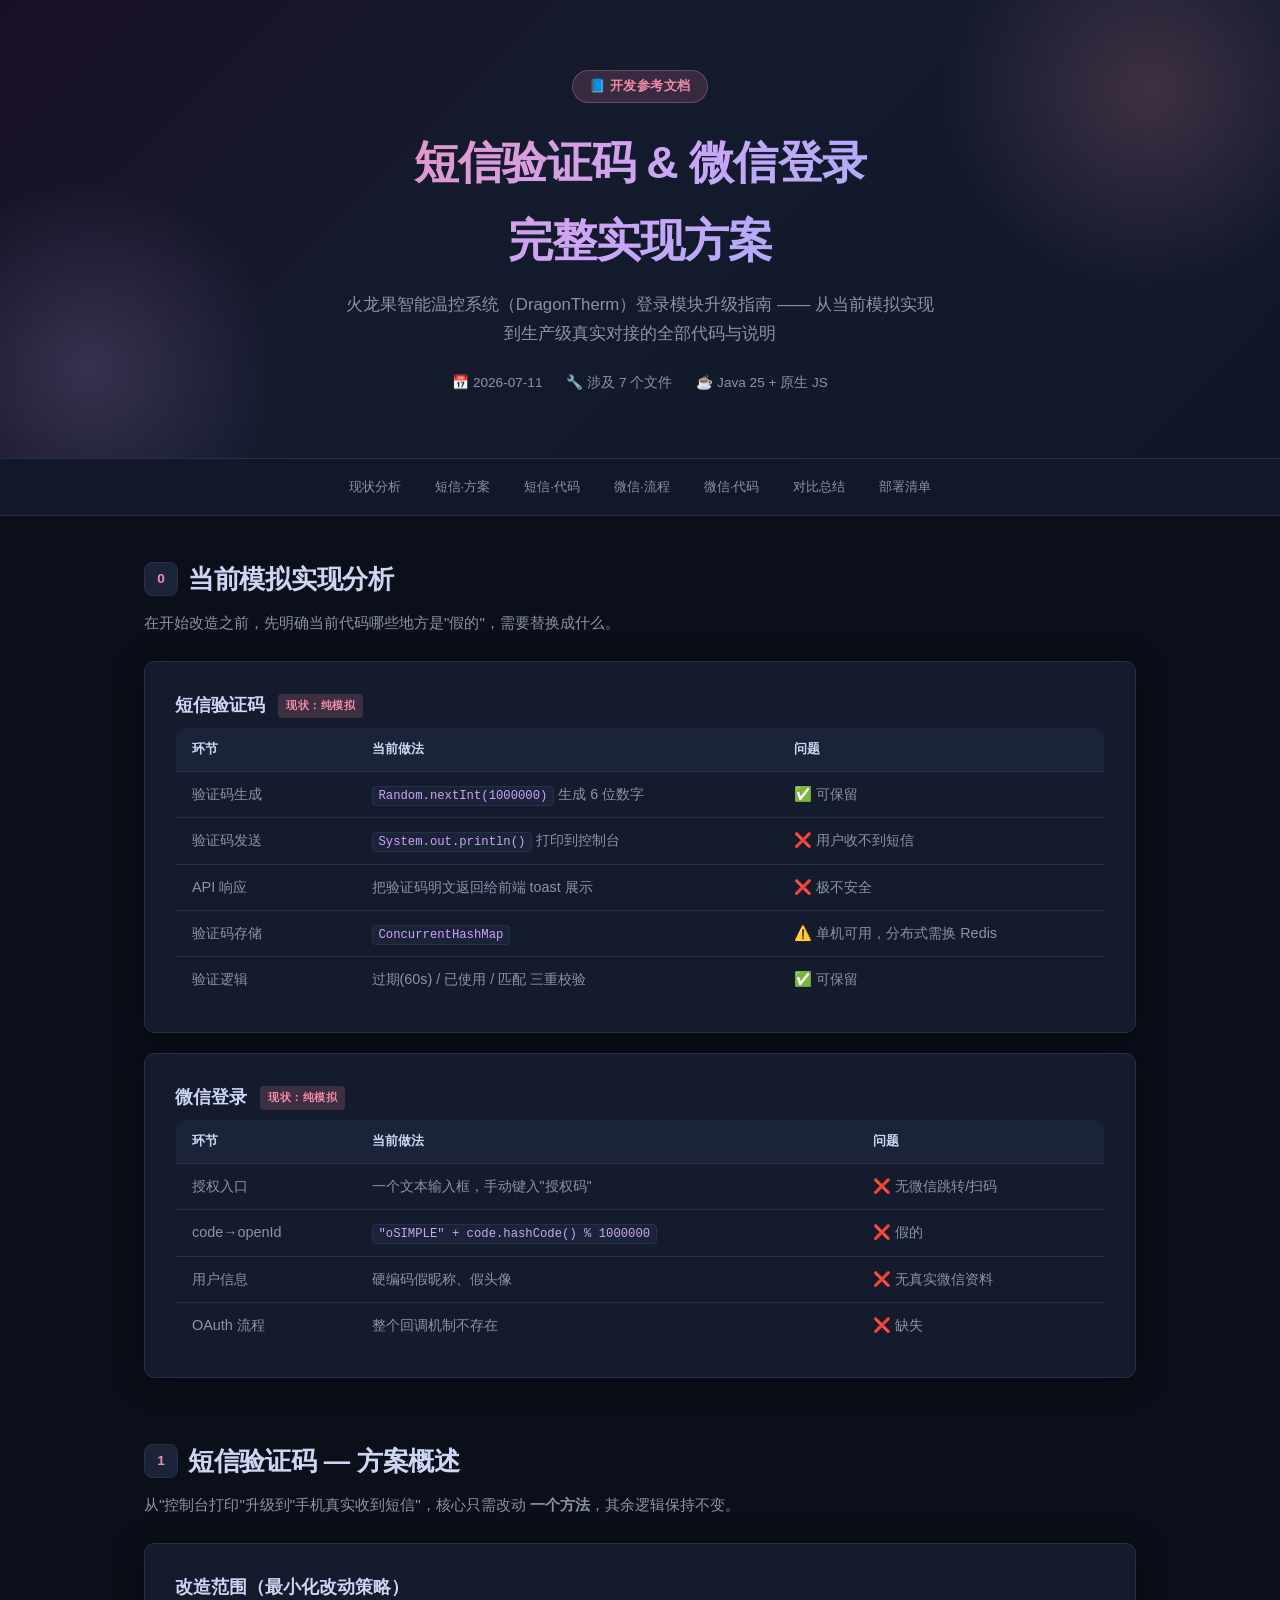
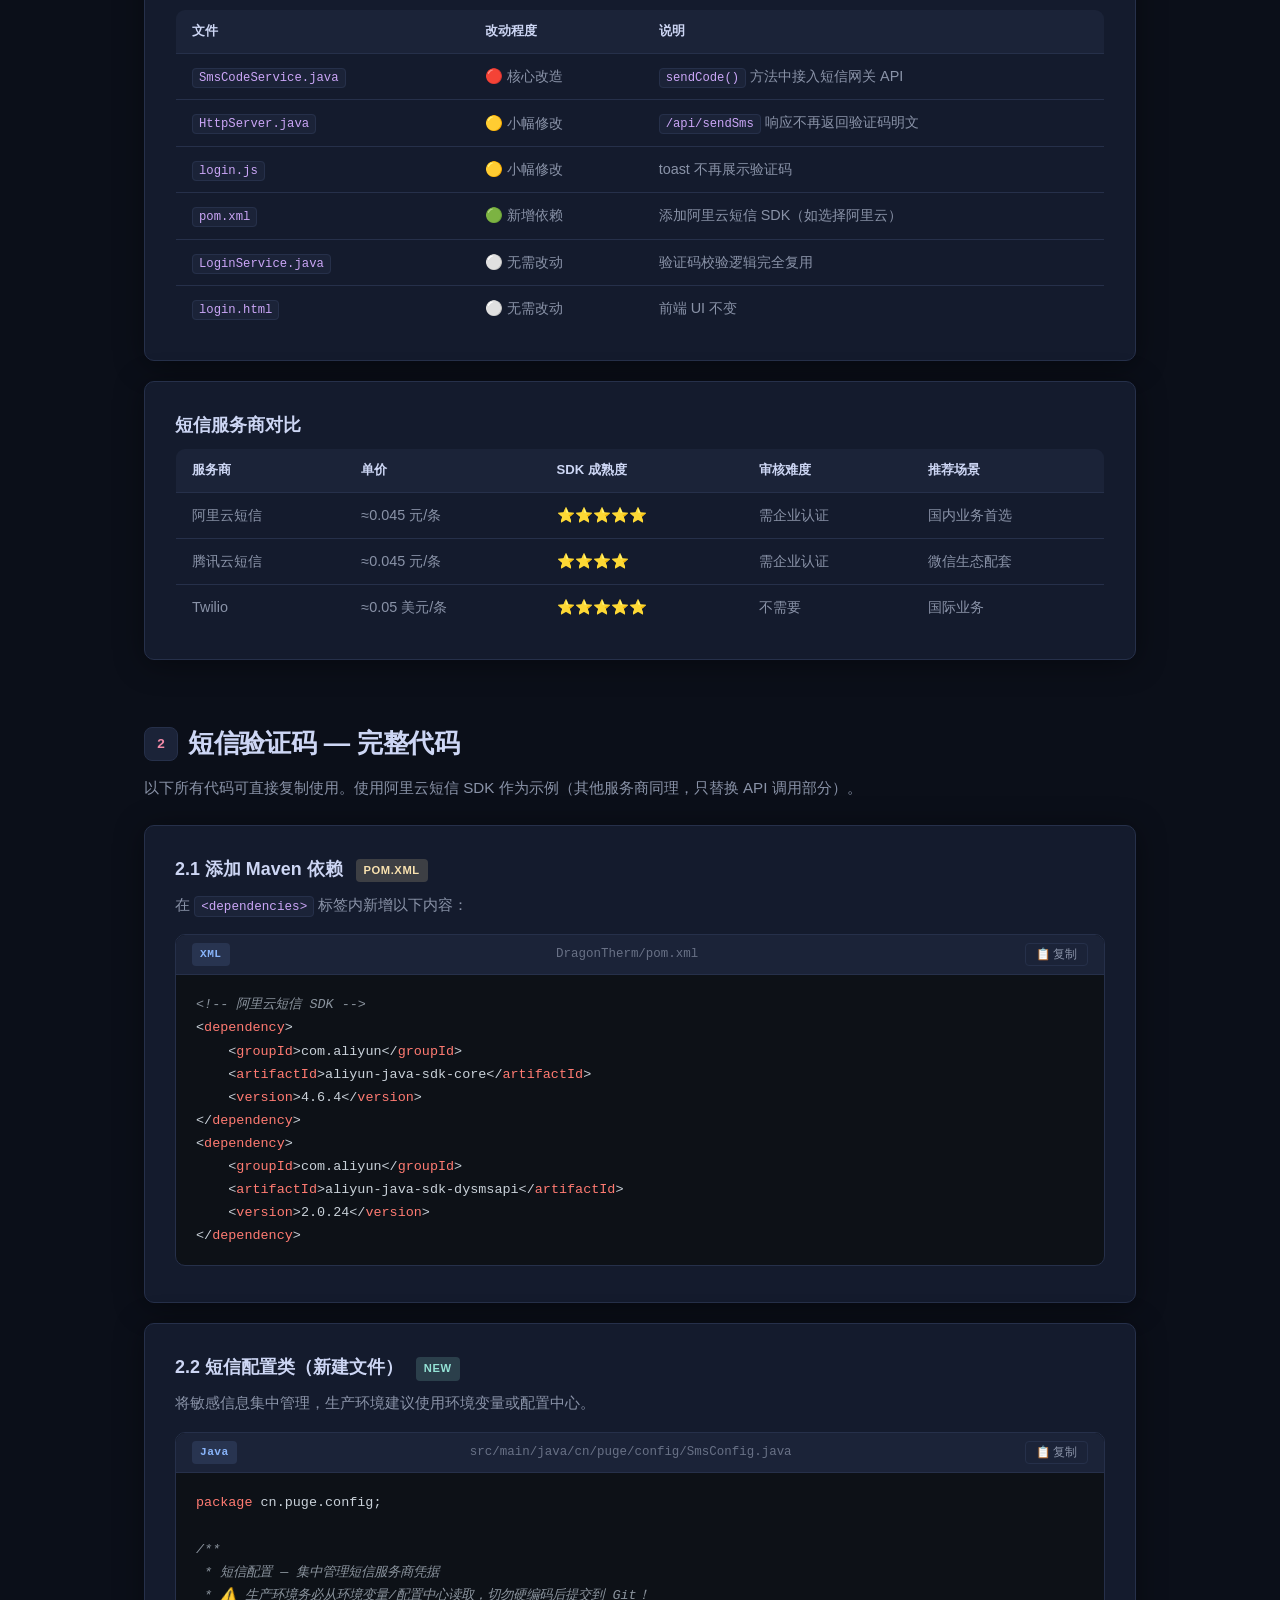
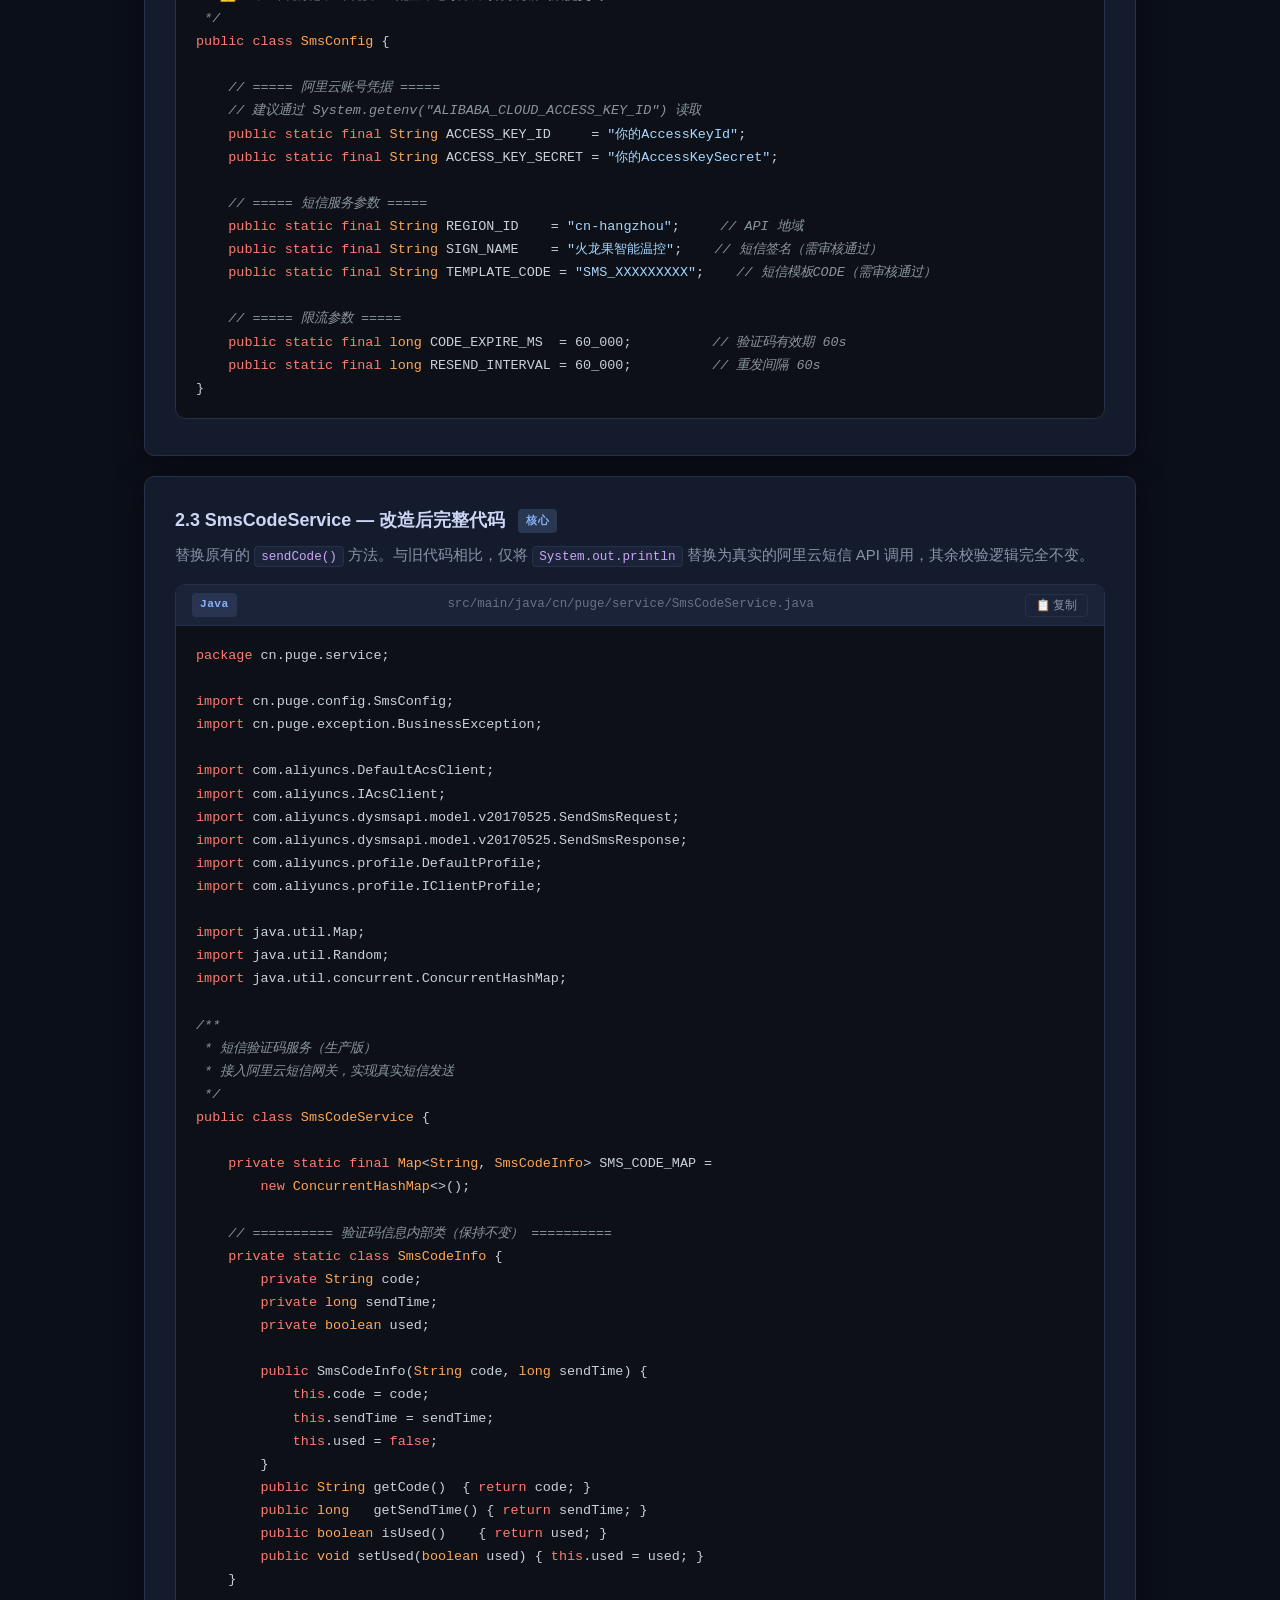
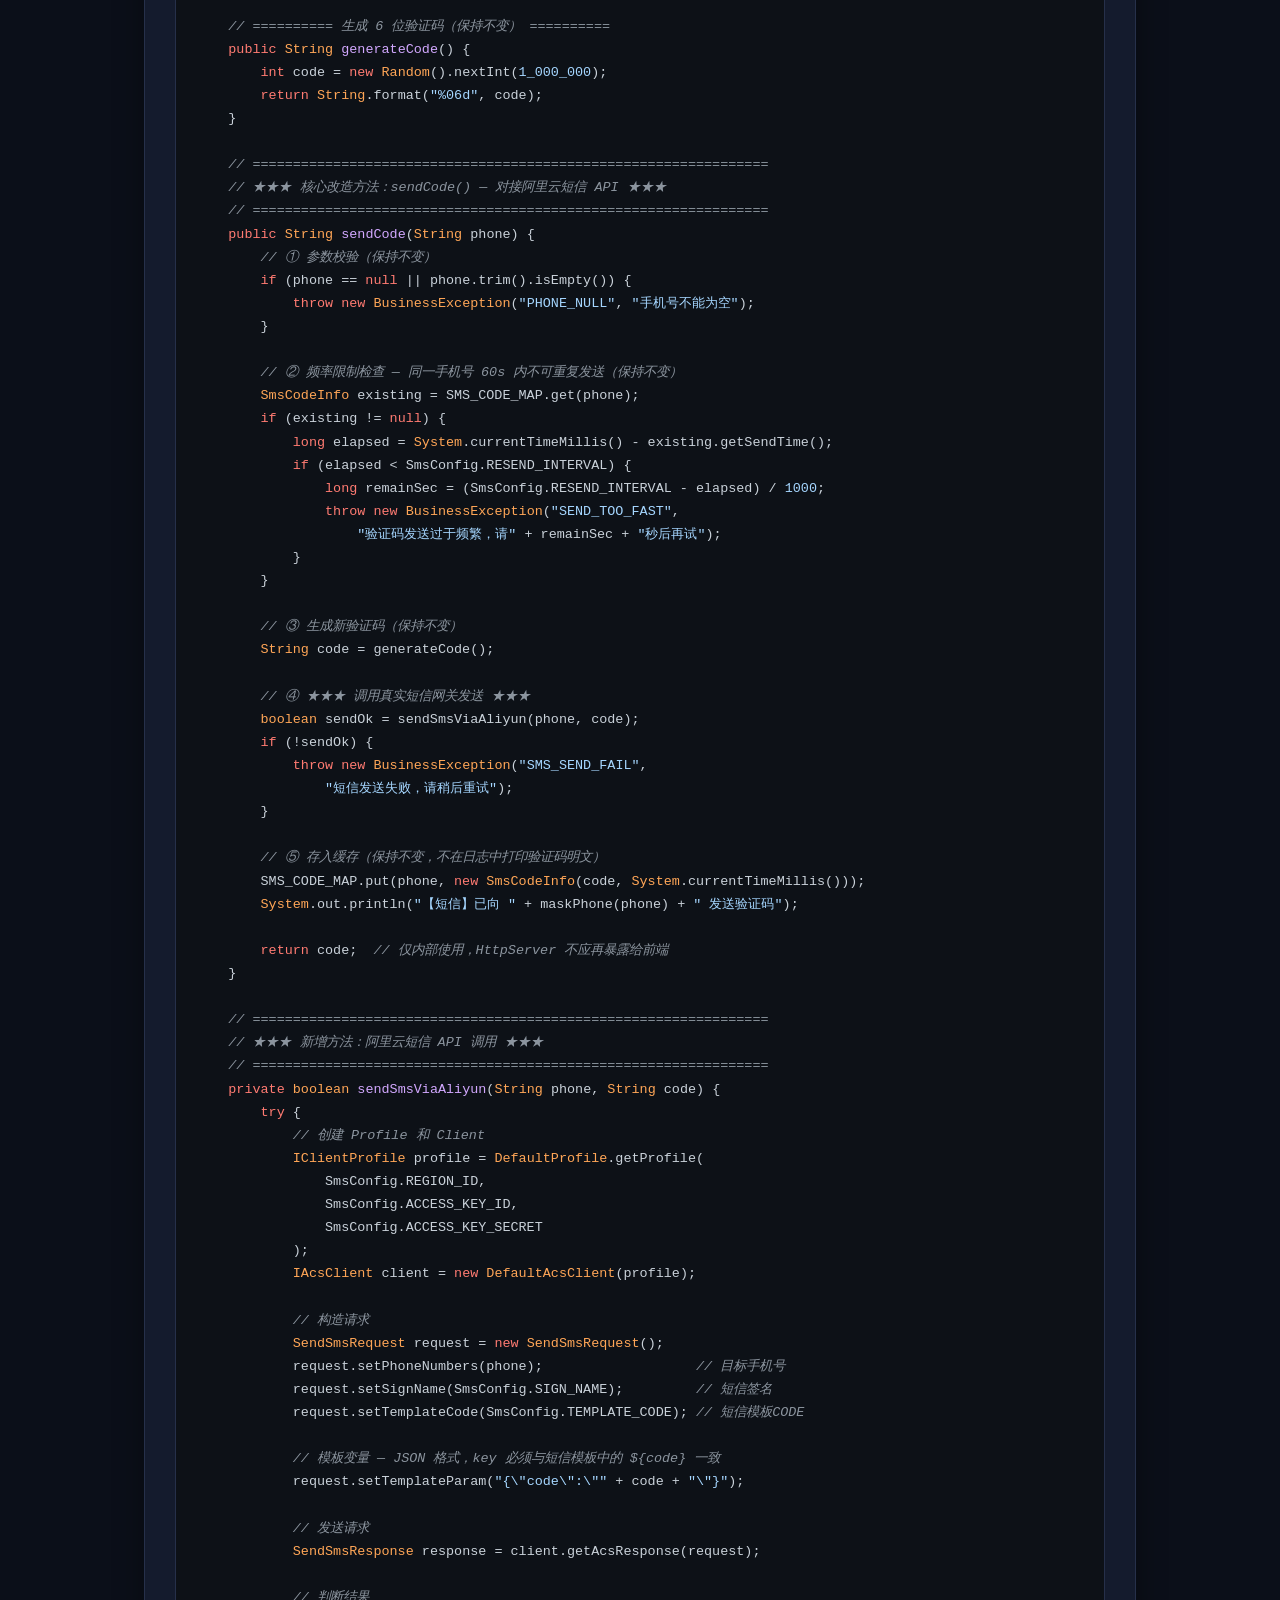
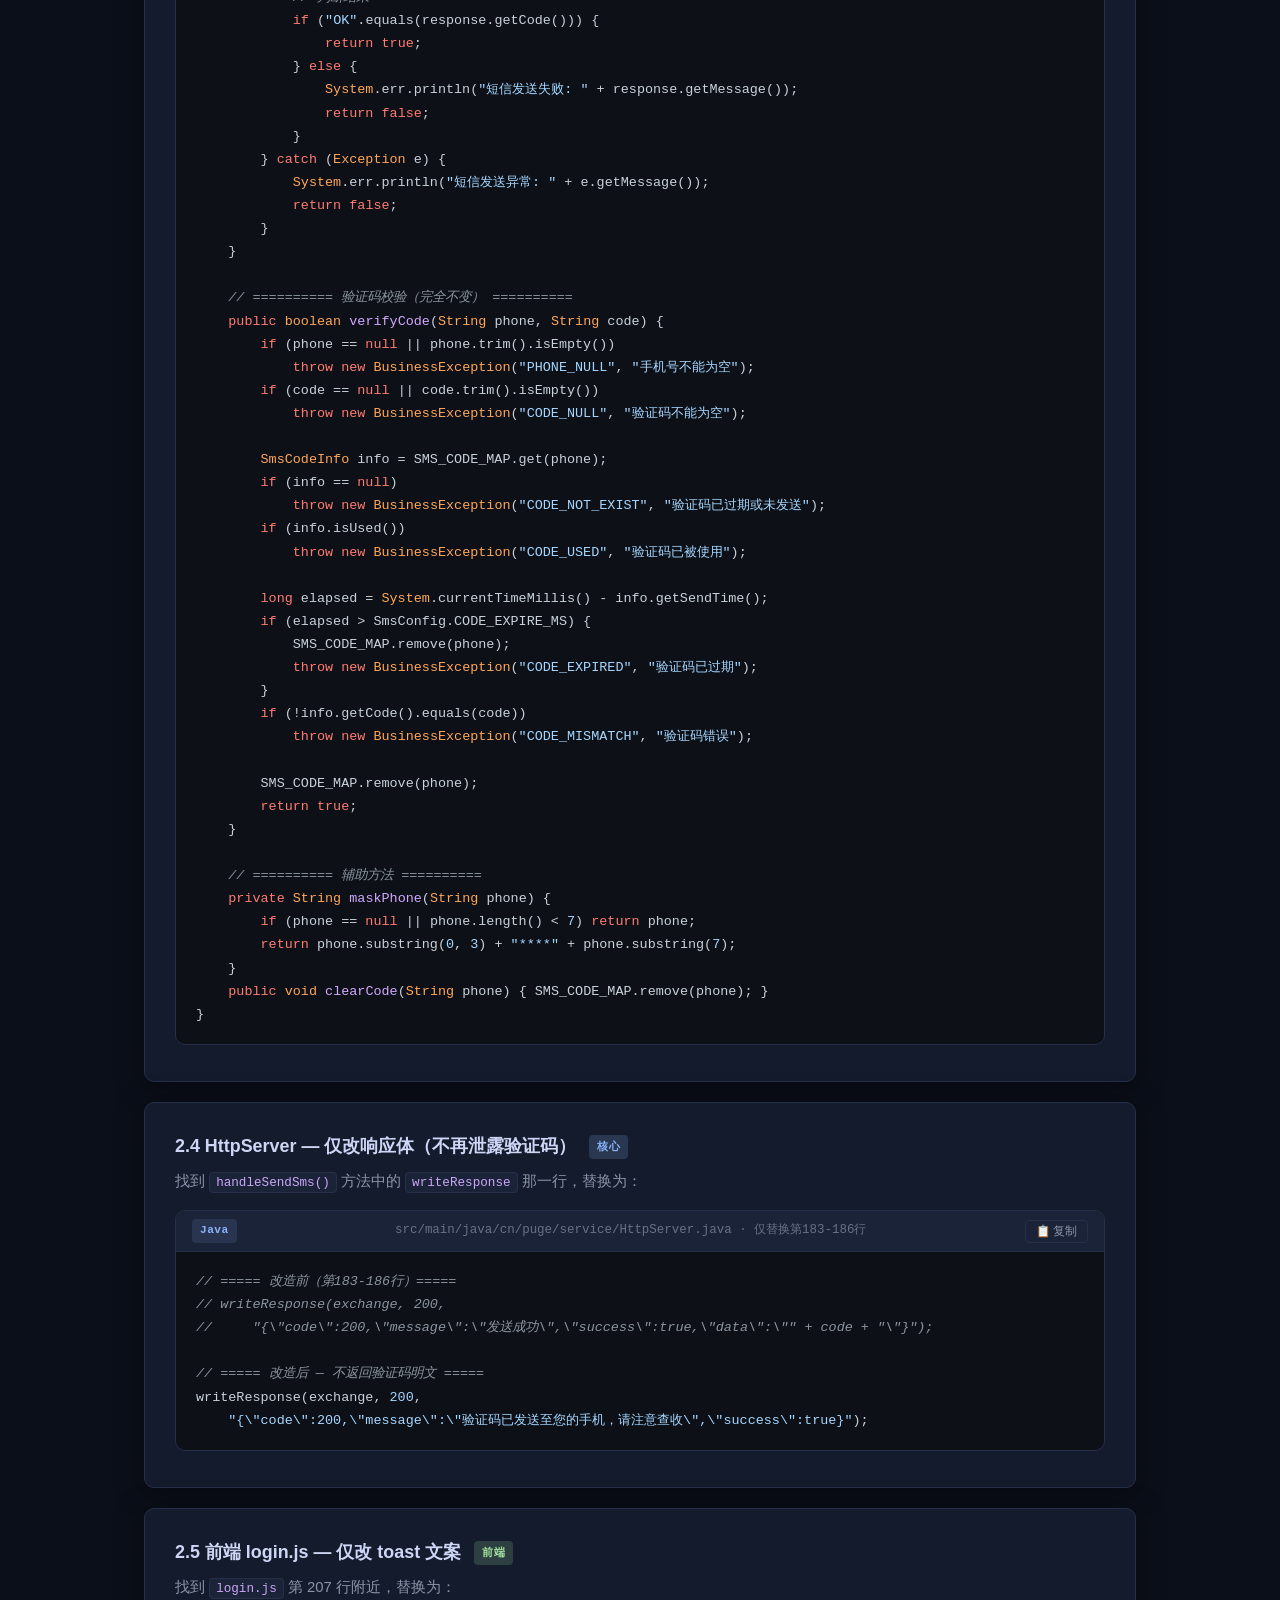
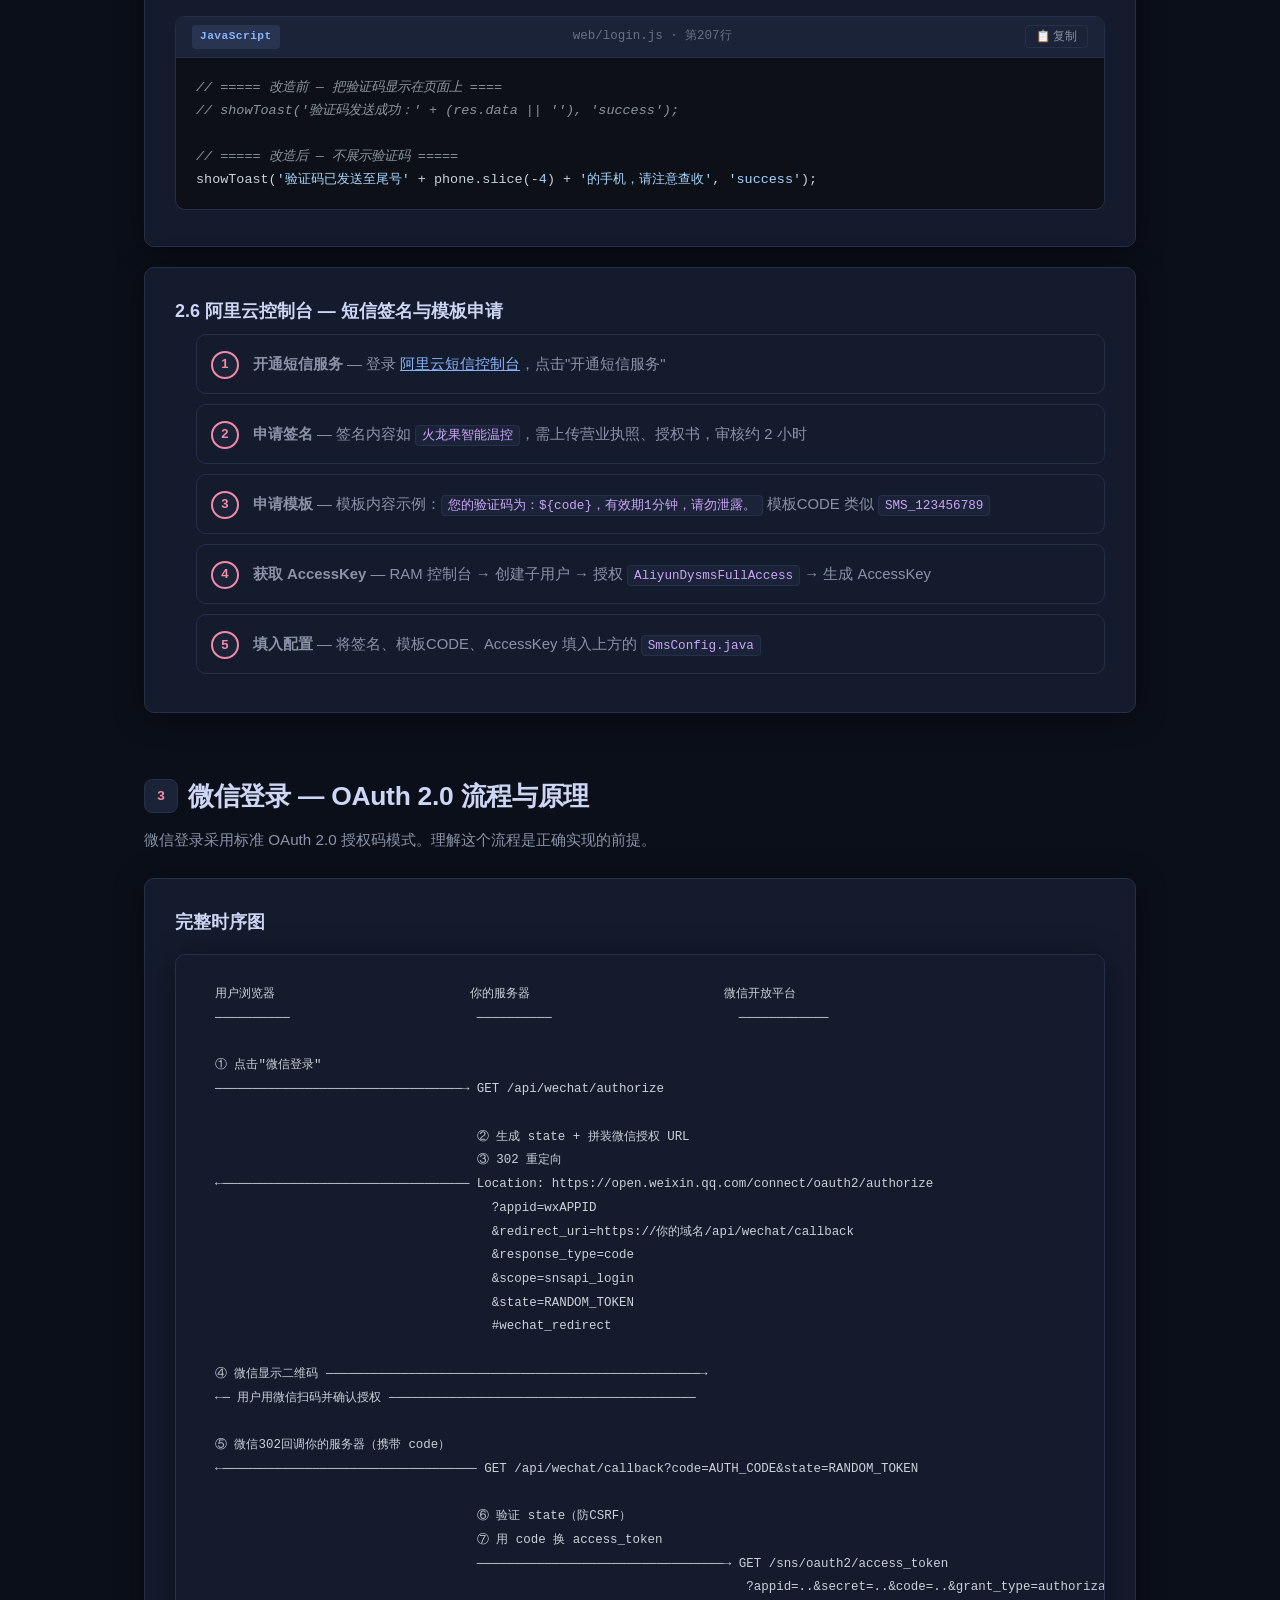
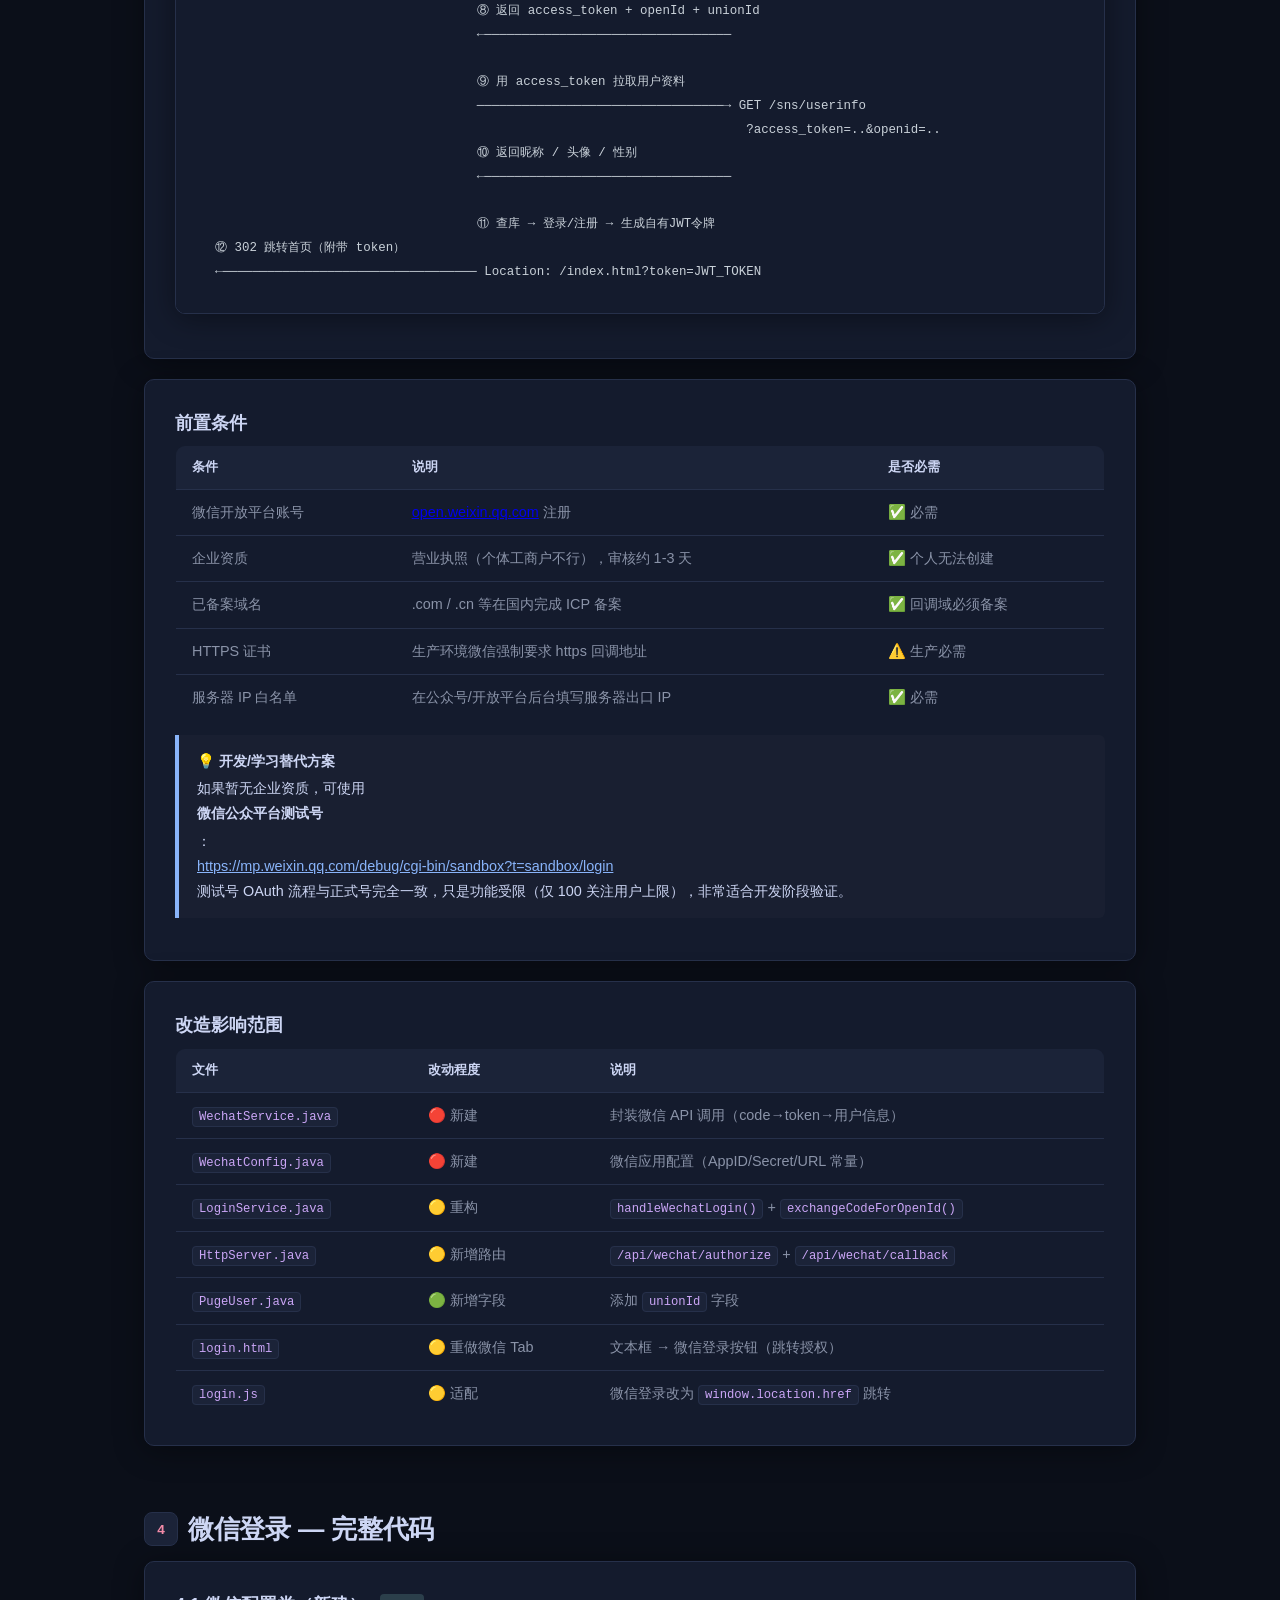
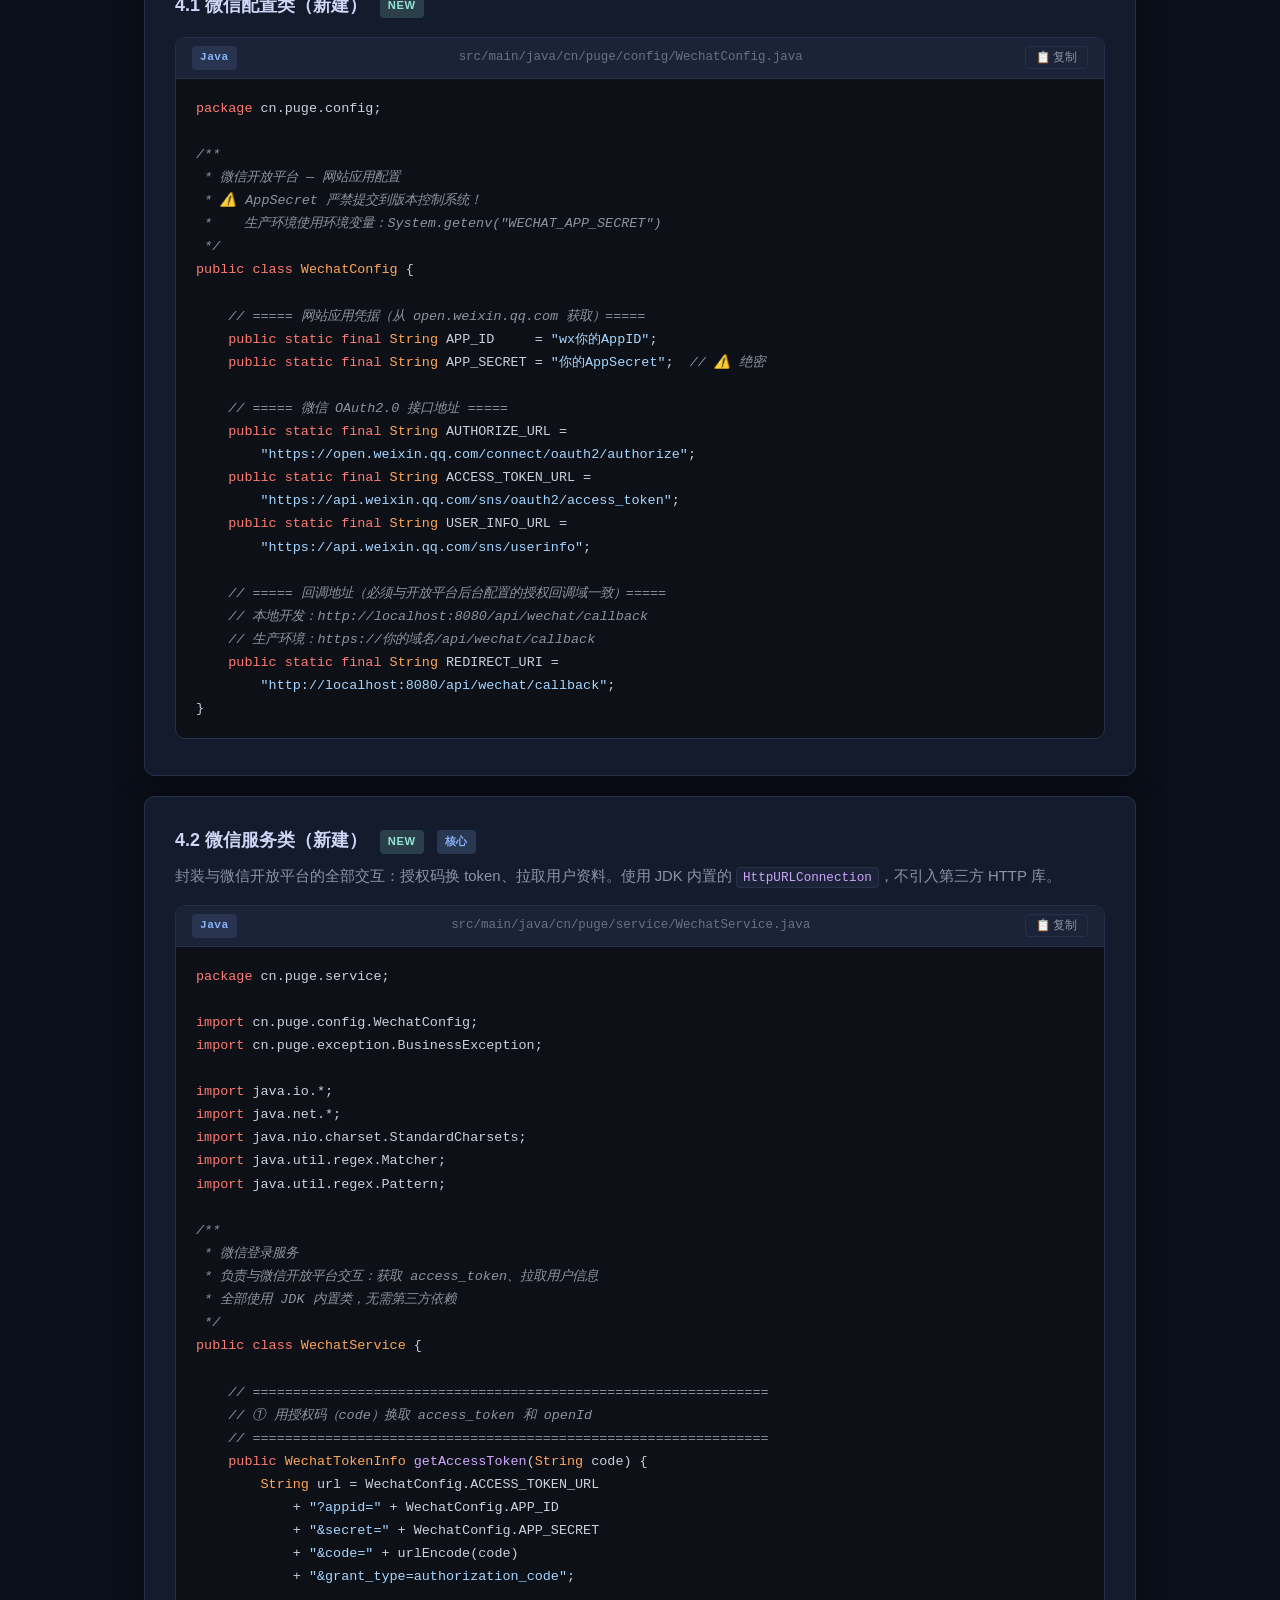
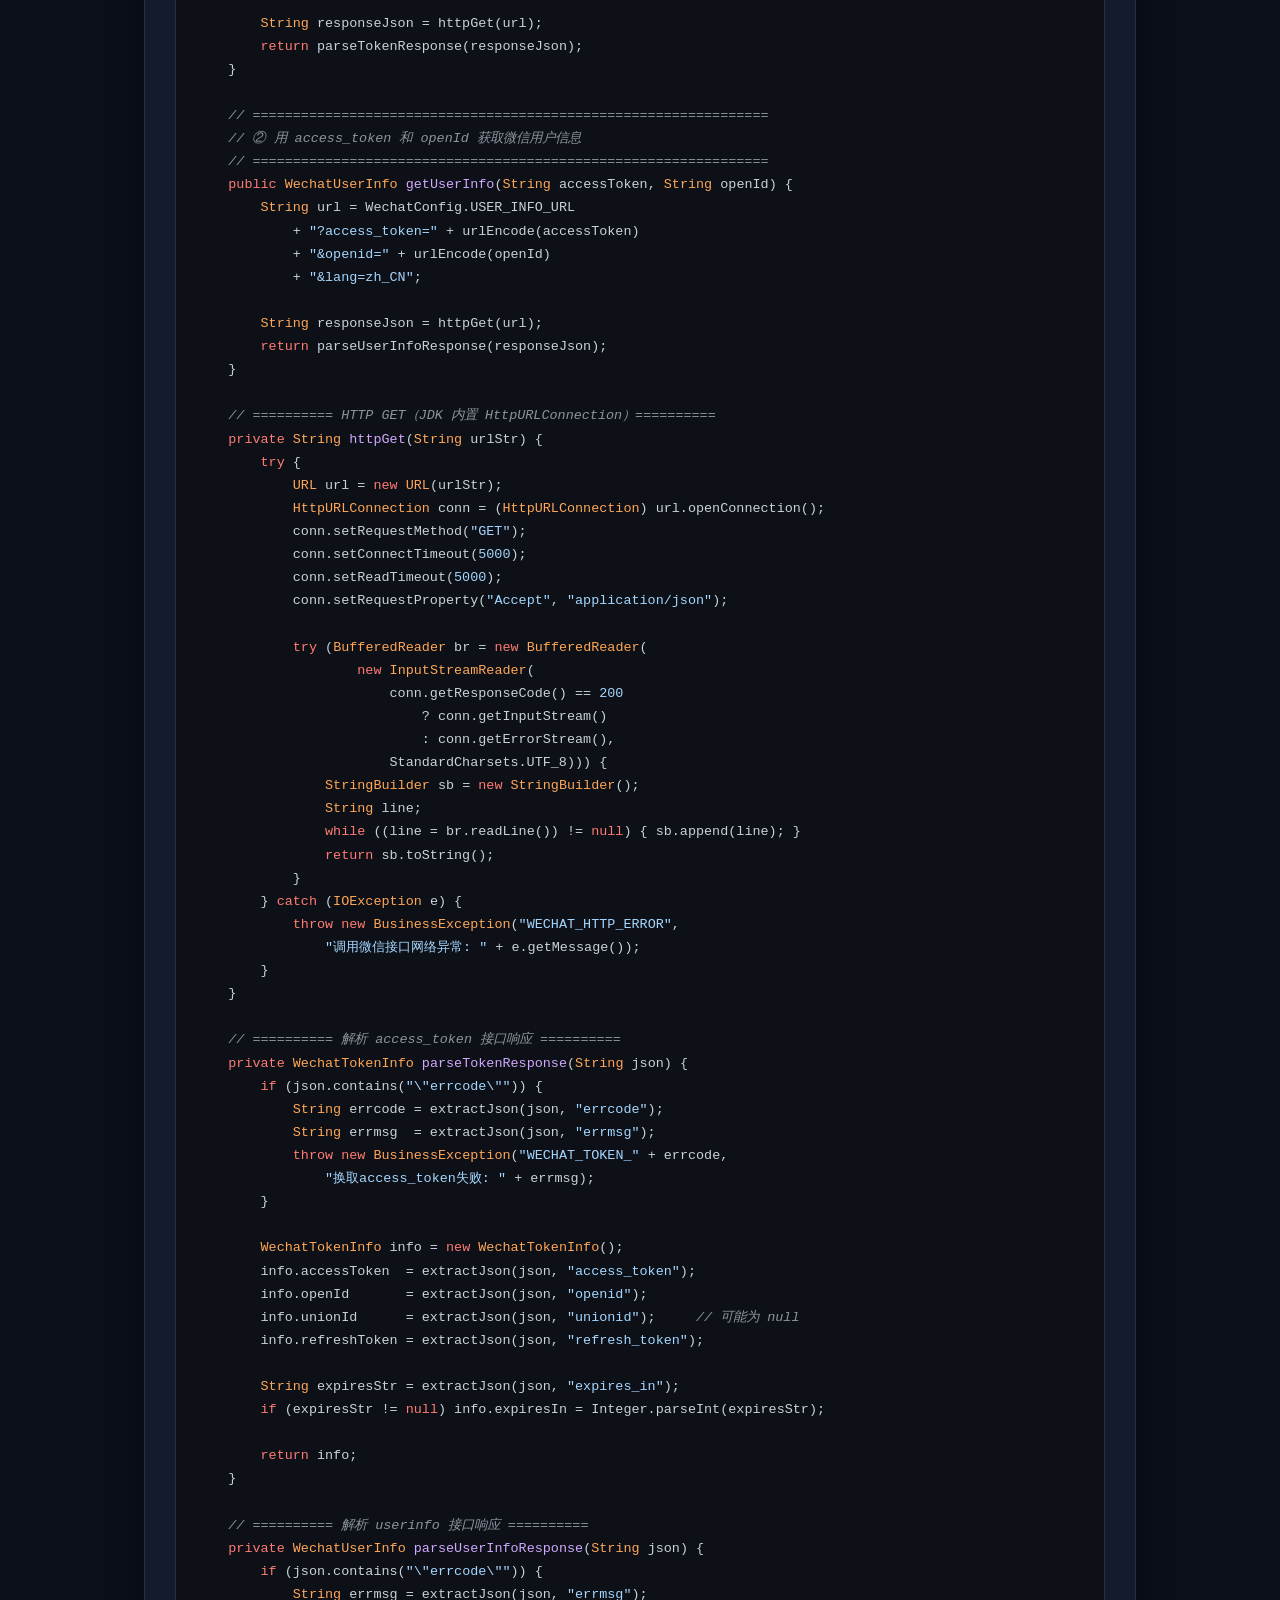
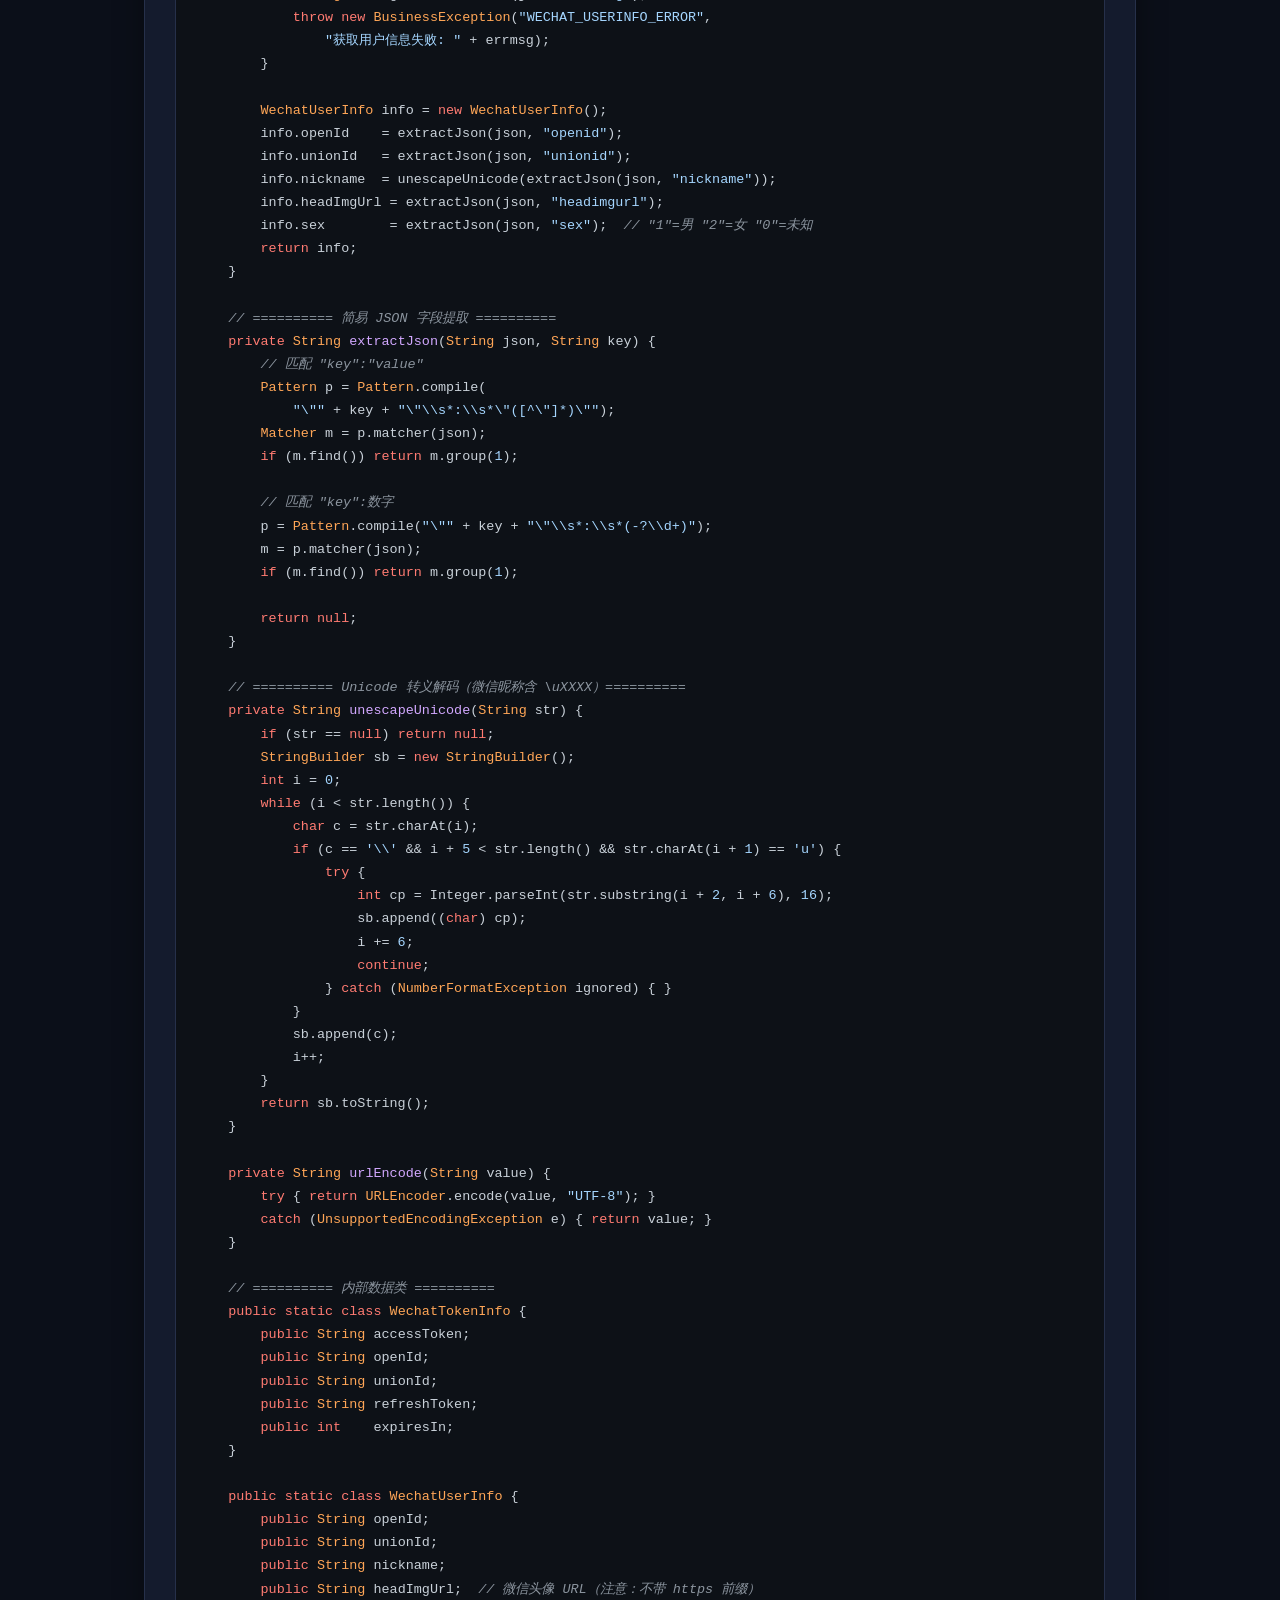
<file: DragonTherm/web/开发参考-短信与微信登录实现方案.html>
<!DOCTYPE html>
<html lang="zh-CN">
<head>
<meta charset="UTF-8">
<meta name="viewport" content="width=device-width, initial-scale=1.0">
<title>火龙果智能温控系统 — 短信验证码 &amp; 微信登录 完整实现方案</title>
<style>
  /* ============================================================
     Base & Reset
     ============================================================ */
  *, *::before, *::after { box-sizing: border-box; margin: 0; padding: 0; }

  :root {
    --bg:           #0b0f19;
    --surface:      #141b2d;
    --surface2:     #1b2338;
    --border:       #26304a;
    --text:         #cdd6f4;
    --text-muted:   #8a93a8;
    --accent:       #f38ba8;
    --accent2:      #cba6f7;
    --green:        #a6e3a1;
    --blue:         #89b4fa;
    --yellow:       #f9e2af;
    --orange:       #fab387;
    --red:          #f38ba8;
    --teal:         #94e2d5;
    --radius:       10px;
    --radius-sm:    6px;
    --shadow:       0 4px 30px rgba(0,0,0,.4);
    --font-mono:    'Cascadia Code','Fira Code','JetBrains Mono','Consolas','Courier New',monospace;
    --font-sans:    'Segoe UI','PingFang SC','Microsoft YaHei',sans-serif;
  }

  html { scroll-behavior: smooth; }
  body {
    background: var(--bg);
    color: var(--text);
    font-family: var(--font-sans);
    line-height: 1.75;
    -webkit-font-smoothing: antialiased;
  }

  /* ============================================================
     Hero / Header
     ============================================================ */
  .hero {
    position: relative;
    overflow: hidden;
    background: linear-gradient(135deg, #1a1025 0%, #141b2d 40%, #0f1729 100%);
    border-bottom: 1px solid var(--border);
    padding: 70px 24px 64px;
    text-align: center;
  }
  .hero::before {
    content: '';
    position: absolute;
    top: -120px; right: -80px;
    width: 420px; height: 420px;
    background: radial-gradient(circle, rgba(243,139,168,.20) 0%, transparent 70%);
    border-radius: 50%;
    pointer-events: none;
  }
  .hero::after {
    content: '';
    position: absolute;
    bottom: -100px; left: -100px;
    width: 380px; height: 380px;
    background: radial-gradient(circle, rgba(203,166,247,.18) 0%, transparent 70%);
    border-radius: 50%;
    pointer-events: none;
  }
  .hero-content { position: relative; z-index: 1; max-width: 820px; margin: 0 auto; }
  .hero .badge {
    display: inline-block;
    background: rgba(243,139,168,.15);
    color: var(--accent);
    border: 1px solid rgba(243,139,168,.3);
    border-radius: 999px;
    padding: 4px 16px;
    font-size: .82rem;
    font-weight: 600;
    letter-spacing: .04em;
    margin-bottom: 20px;
  }
  .hero h1 {
    font-size: clamp(1.8rem, 4.5vw, 2.8rem);
    font-weight: 800;
    letter-spacing: -.02em;
    background: linear-gradient(135deg, #f38ba8, #cba6f7, #89b4fa);
    -webkit-background-clip: text;
    -webkit-text-fill-color: transparent;
    background-clip: text;
    margin-bottom: 10px;
  }
  .hero .subtitle {
    color: var(--text-muted);
    font-size: 1.05rem;
    max-width: 600px;
    margin: 0 auto;
  }
  .hero .meta-row {
    display: flex; gap: 24px; justify-content: center; flex-wrap: wrap;
    margin-top: 22px;
    font-size: .85rem; color: var(--text-muted);
  }
  .hero .meta-row span { display: flex; align-items: center; gap: 5px; }

  /* ============================================================
     Navigation
     ============================================================ */
  .toc-bar {
    position: sticky; top: 0; z-index: 10;
    background: rgba(20,27,45,.88); backdrop-filter: blur(12px);
    border-bottom: 1px solid var(--border);
    padding: 10px 24px;
    display: flex; gap: 6px; flex-wrap: wrap; justify-content: center;
  }
  .toc-bar a {
    color: var(--text-muted);
    text-decoration: none;
    font-size: .84rem;
    padding: 6px 14px;
    border-radius: 999px;
    transition: all .2s;
    white-space: nowrap;
  }
  .toc-bar a:hover,
  .toc-bar a.active { background: var(--surface2); color: var(--text); }

  /* ============================================================
     Main Layout
     ============================================================ */
  .container { max-width: 1040px; margin: 0 auto; padding: 40px 24px 80px; }

  section { margin-bottom: 60px; }

  section h2 {
    font-size: 1.65rem; font-weight: 700; letter-spacing: -.01em;
    margin-bottom: 8px;
    display: flex; align-items: center; gap: 10px;
  }
  section h2 .sec-num {
    display: inline-flex; align-items: center; justify-content: center;
    width: 34px; height: 34px;
    border-radius: 8px;
    font-size: .85rem; font-weight: 700;
    background: var(--surface2); color: var(--accent);
    border: 1px solid var(--border);
  }
  section > p.desc {
    color: var(--text-muted); margin-bottom: 24px;
    font-size: .95rem; max-width: 720px;
  }

  /* ============================================================
     Cards
     ============================================================ */
  .card {
    background: var(--surface);
    border: 1px solid var(--border);
    border-radius: var(--radius);
    padding: 28px 30px;
    margin-bottom: 20px;
    box-shadow: var(--shadow);
  }
  .card h3 {
    font-size: 1.12rem; font-weight: 700; margin-bottom: 6px;
  }
  .card h3 .tag {
    display: inline-block;
    font-size: .7rem; font-weight: 600;
    padding: 2px 8px; border-radius: 4px;
    margin-left: 8px;
    vertical-align: middle;
    text-transform: uppercase; letter-spacing: .05em;
  }
  .tag-core   { background: rgba(137,180,250,.18); color: var(--blue); }
  .tag-fe     { background: rgba(166,227,161,.18); color: var(--green); }
  .tag-config { background: rgba(249,226,175,.18); color: var(--yellow); }
  .tag-new    { background: rgba(148,226,213,.18); color: var(--teal); }
  .tag-warn   { background: rgba(243,139,168,.18); color: var(--red); }

  .card p, .card ul, .card ol { color: var(--text-muted); font-size: .93rem; margin-top: 6px; }
  .card ul, .card ol { padding-left: 1.3rem; }
  .card li { margin-bottom: 3px; }

  /* ============================================================
     Code Blocks — the special "text box" style
     ============================================================ */
  .code-block {
    margin: 16px 0 8px;
    border-radius: var(--radius);
    overflow: hidden;
    border: 1px solid var(--border);
    background: #0d1117;   /* GitHub-dark inspired */
  }
  .code-block .code-header {
    display: flex; align-items: center; justify-content: space-between;
    padding: 8px 16px;
    background: var(--surface2);
    border-bottom: 1px solid var(--border);
    font-size: .78rem; color: var(--text-muted);
    font-family: var(--font-mono);
  }
  .code-block .code-header .lang-tag {
    background: rgba(137,180,250,.12); color: var(--blue);
    padding: 2px 8px; border-radius: 4px; font-size: .7rem;
    font-weight: 600; letter-spacing: .04em;
  }
  .code-block .code-header .file-path { opacity: .7; }
  .code-block .copy-btn {
    background: transparent; border: 1px solid var(--border);
    color: var(--text-muted); cursor: pointer;
    padding: 3px 10px; border-radius: 4px;
    font-size: .72rem; font-family: var(--font-sans);
    transition: all .2s;
  }
  .code-block .copy-btn:hover { background: var(--surface2); color: var(--text); }

  .code-block pre {
    margin: 0;
    padding: 18px 20px;
    overflow-x: auto;
    font-family: var(--font-mono);
    font-size: .84rem;
    line-height: 1.72;
    color: #c9d1d9;
    tab-size: 4;
    white-space: pre;
    /* CRITICAL: preserve all whitespace exactly */
  }
  .code-block pre code {
    font-family: inherit;
    font-size: inherit;
    background: none;
    padding: 0;
    color: inherit;
  }

  /* Syntax highlight tokens */
  .kw  { color: #ff7b72; }  /* keywords */
  .ty  { color: #ffa657; }  /* types / annotations */
  .str { color: #a5d6ff; }  /* strings */
  .cm  { color: #8b949e; font-style: italic; }  /* comments */
  .num { color: #a5d6ff; }  /* numbers */
  .fn  { color: #d2a8ff; }  /* function names / method calls */
  .an  { color: #ffa657; }  /* annotations */
  .pn  { color: #c9d1d9; }  /* punctuation */
  .op  { color: #ff7b72; }  /* operators */

  /* Inline code */
  :not(pre) > code {
    background: var(--surface2);
    color: var(--accent2);
    padding: 2px 6px;
    border-radius: 4px;
    font-family: var(--font-mono);
    font-size: .85em;
    border: 1px solid var(--border);
  }

  /* ============================================================
     Flow Diagram
     ============================================================ */
  .flow-diagram {
    background: var(--surface);
    border: 1px solid var(--border);
    border-radius: var(--radius);
    padding: 28px 24px;
    margin: 16px 0;
    overflow-x: auto;
    font-family: var(--font-mono);
    font-size: .78rem;
    line-height: 1.9;
    white-space: pre;
    color: #c9d1d9;
    box-shadow: var(--shadow);
  }

  /* ============================================================
     Comparison Tables
     ============================================================ */
  .tbl-wrap { overflow-x: auto; margin: 12px 0; }
  table {
    width: 100%; border-collapse: collapse;
    font-size: .9rem;
    border: 1px solid var(--border);
    border-radius: var(--radius);
    overflow: hidden;
  }
  th, td { padding: 10px 16px; text-align: left; border-bottom: 1px solid var(--border); }
  th { background: var(--surface2); font-weight: 700; color: var(--text); font-size: .82rem; }
  td { color: var(--text-muted); }
  tr:last-child td { border-bottom: none; }

  /* ============================================================
     Step Cards
     ============================================================ */
  .step-list { counter-reset: step; list-style: none; padding: 0; }
  .step-list li {
    counter-increment: step;
    position: relative;
    padding: 16px 20px 16px 56px;
    margin-bottom: 10px;
    background: var(--surface);
    border: 1px solid var(--border);
    border-radius: var(--radius);
  }
  .step-list li::before {
    content: counter(step);
    position: absolute; left: 14px; top: 16px;
    width: 28px; height: 28px;
    border-radius: 50%;
    background: var(--surface2);
    border: 2px solid var(--accent);
    color: var(--accent);
    font-weight: 700; font-size: .82rem;
    display: flex; align-items: center; justify-content: center;
  }

  /* ============================================================
     Alerts / Callouts
     ============================================================ */
  .callout {
    border-left: 4px solid;
    border-radius: 0 var(--radius-sm) var(--radius-sm) 0;
    padding: 14px 18px;
    margin: 14px 0;
    background: rgba(255,255,255,.02);
    font-size: .9rem;
  }
  .callout.info   { border-color: var(--blue);  }
  .callout.warn   { border-color: var(--yellow); }
  .callout.danger { border-color: var(--red);   }
  .callout.tip    { border-color: var(--green); }
  .callout strong { display: block; margin-bottom: 2px; }

  /* ============================================================
     Footer
     ============================================================ */
  .site-footer {
    text-align: center; padding: 32px 24px;
    border-top: 1px solid var(--border);
    color: var(--text-muted); font-size: .82rem;
  }

  /* ============================================================
     Responsive
     ============================================================ */
  @media (max-width: 700px) {
    .container { padding: 20px 12px 40px; }
    .card { padding: 18px 16px; }
    .code-block pre { font-size: .72rem; padding: 12px 10px; }
    .toc-bar { gap: 2px; padding: 8px 8px; }
    .toc-bar a { font-size: .75rem; padding: 5px 10px; }
  }
</style>
</head>
<body>

<!-- =============== HERO =============== -->
<header class="hero">
  <div class="hero-content">
    <span class="badge">📘 开发参考文档</span>
    <h1>短信验证码 &amp; 微信登录<br>完整实现方案</h1>
    <p class="subtitle">
      火龙果智能温控系统（DragonTherm）登录模块升级指南 ——
      从当前模拟实现到生产级真实对接的全部代码与说明
    </p>
    <div class="meta-row">
      <span>📅 2026-07-11</span>
      <span>🔧 涉及 7 个文件</span>
      <span>☕ Java 25 + 原生 JS</span>
    </div>
  </div>
</header>

<!-- =============== STICKY TOC =============== -->
<nav class="toc-bar" id="tocBar">
  <a href="#s0">现状分析</a>
  <a href="#s1">短信·方案</a>
  <a href="#s2">短信·代码</a>
  <a href="#s3">微信·流程</a>
  <a href="#s4">微信·代码</a>
  <a href="#s5">对比总结</a>
  <a href="#s6">部署清单</a>
</nav>

<div class="container">

<!-- =============================================================== -->
<!-- SECTION 0: 现状分析 -->
<!-- =============================================================== -->
<section id="s0">
  <h2><span class="sec-num">0</span> 当前模拟实现分析</h2>
  <p class="desc">在开始改造之前，先明确当前代码哪些地方是"假的"，需要替换成什么。</p>

  <div class="card">
    <h3>短信验证码 <span class="tag tag-warn">现状：纯模拟</span></h3>
    <table>
      <tr><th style="width:180px">环节</th><th>当前做法</th><th>问题</th></tr>
      <tr><td>验证码生成</td><td><code>Random.nextInt(1000000)</code> 生成 6 位数字</td><td>✅ 可保留</td></tr>
      <tr><td>验证码发送</td><td><code>System.out.println()</code> 打印到控制台</td><td>❌ 用户收不到短信</td></tr>
      <tr><td>API 响应</td><td>把验证码明文返回给前端 toast 展示</td><td>❌ 极不安全</td></tr>
      <tr><td>验证码存储</td><td><code>ConcurrentHashMap</code></td><td>⚠️ 单机可用，分布式需换 Redis</td></tr>
      <tr><td>验证逻辑</td><td>过期(60s) / 已使用 / 匹配 三重校验</td><td>✅ 可保留</td></tr>
    </table>
  </div>

  <div class="card">
    <h3>微信登录 <span class="tag tag-warn">现状：纯模拟</span></h3>
    <table>
      <tr><th style="width:180px">环节</th><th>当前做法</th><th>问题</th></tr>
      <tr><td>授权入口</td><td>一个文本输入框，手动键入"授权码"</td><td>❌ 无微信跳转/扫码</td></tr>
      <tr><td>code→openId</td><td><code>"oSIMPLE" + code.hashCode() % 1000000</code></td><td>❌ 假的</td></tr>
      <tr><td>用户信息</td><td>硬编码假昵称、假头像</td><td>❌ 无真实微信资料</td></tr>
      <tr><td>OAuth 流程</td><td>整个回调机制不存在</td><td>❌ 缺失</td></tr>
    </table>
  </div>
</section>

<!-- =============================================================== -->
<!-- SECTION 1: 短信 — 方案概述 -->
<!-- =============================================================== -->
<section id="s1">
  <h2><span class="sec-num">1</span> 短信验证码 — 方案概述</h2>
  <p class="desc">从"控制台打印"升级到"手机真实收到短信"，核心只需改动 <strong>一个方法</strong>，其余逻辑保持不变。</p>

  <div class="card">
    <h3>改造范围（最小化改动策略）</h3>
    <table>
      <tr><th>文件</th><th>改动程度</th><th>说明</th></tr>
      <tr><td><code>SmsCodeService.java</code></td><td>🔴 核心改造</td><td><code>sendCode()</code> 方法中接入短信网关 API</td></tr>
      <tr><td><code>HttpServer.java</code></td><td>🟡 小幅修改</td><td><code>/api/sendSms</code> 响应不再返回验证码明文</td></tr>
      <tr><td><code>login.js</code></td><td>🟡 小幅修改</td><td>toast 不再展示验证码</td></tr>
      <tr><td><code>pom.xml</code></td><td>🟢 新增依赖</td><td>添加阿里云短信 SDK（如选择阿里云）</td></tr>
      <tr><td><code>LoginService.java</code></td><td>⚪ 无需改动</td><td>验证码校验逻辑完全复用</td></tr>
      <tr><td><code>login.html</code></td><td>⚪ 无需改动</td><td>前端 UI 不变</td></tr>
    </table>
  </div>

  <div class="card">
    <h3>短信服务商对比</h3>
    <table>
      <tr><th>服务商</th><th>单价</th><th>SDK 成熟度</th><th>审核难度</th><th>推荐场景</th></tr>
      <tr><td>阿里云短信</td><td>≈0.045 元/条</td><td>⭐⭐⭐⭐⭐</td><td>需企业认证</td><td>国内业务首选</td></tr>
      <tr><td>腾讯云短信</td><td>≈0.045 元/条</td><td>⭐⭐⭐⭐</td><td>需企业认证</td><td>微信生态配套</td></tr>
      <tr><td>Twilio</td><td>≈0.05 美元/条</td><td>⭐⭐⭐⭐⭐</td><td>不需要</td><td>国际业务</td></tr>
    </table>
  </div>
</section>

<!-- =============================================================== -->
<!-- SECTION 2: 短信 — 完整代码 -->
<!-- =============================================================== -->
<section id="s2">
  <h2><span class="sec-num">2</span> 短信验证码 — 完整代码</h2>
  <p class="desc">以下所有代码可直接复制使用。使用阿里云短信 SDK 作为示例（其他服务商同理，只替换 API 调用部分）。</p>

  <!-- ===== 2.1 pom.xml 新增依赖 ===== -->
  <div class="card">
    <h3>2.1 添加 Maven 依赖 <span class="tag tag-config">pom.xml</span></h3>
    <p>在 <code>&lt;dependencies&gt;</code> 标签内新增以下内容：</p>
    <div class="code-block">
      <div class="code-header"><span class="lang-tag">XML</span><span class="file-path">DragonTherm/pom.xml</span><button class="copy-btn" onclick="copyBlock(this)">📋 复制</button></div>
      <pre><code><span class="cm">&lt;!-- 阿里云短信 SDK --&gt;</span>
<span class="pn">&lt;</span><span class="kw">dependency</span><span class="pn">&gt;</span>
    <span class="pn">&lt;</span><span class="kw">groupId</span><span class="pn">&gt;</span>com.aliyun<span class="pn">&lt;/</span><span class="kw">groupId</span><span class="pn">&gt;</span>
    <span class="pn">&lt;</span><span class="kw">artifactId</span><span class="pn">&gt;</span>aliyun-java-sdk-core<span class="pn">&lt;/</span><span class="kw">artifactId</span><span class="pn">&gt;</span>
    <span class="pn">&lt;</span><span class="kw">version</span><span class="pn">&gt;</span>4.6.4<span class="pn">&lt;/</span><span class="kw">version</span><span class="pn">&gt;</span>
<span class="pn">&lt;/</span><span class="kw">dependency</span><span class="pn">&gt;</span>
<span class="pn">&lt;</span><span class="kw">dependency</span><span class="pn">&gt;</span>
    <span class="pn">&lt;</span><span class="kw">groupId</span><span class="pn">&gt;</span>com.aliyun<span class="pn">&lt;/</span><span class="kw">groupId</span><span class="pn">&gt;</span>
    <span class="pn">&lt;</span><span class="kw">artifactId</span><span class="pn">&gt;</span>aliyun-java-sdk-dysmsapi<span class="pn">&lt;/</span><span class="kw">artifactId</span><span class="pn">&gt;</span>
    <span class="pn">&lt;</span><span class="kw">version</span><span class="pn">&gt;</span>2.0.24<span class="pn">&lt;/</span><span class="kw">version</span><span class="pn">&gt;</span>
<span class="pn">&lt;/</span><span class="kw">dependency</span><span class="pn">&gt;</span></code></pre>
    </div>
  </div>

  <!-- ===== 2.2 短信配置类（新增） ===== -->
  <div class="card">
    <h3>2.2 短信配置类（新建文件） <span class="tag tag-new">NEW</span></h3>
    <p>将敏感信息集中管理，生产环境建议使用环境变量或配置中心。</p>
    <div class="code-block">
      <div class="code-header"><span class="lang-tag">Java</span><span class="file-path">src/main/java/cn/puge/config/SmsConfig.java</span><button class="copy-btn" onclick="copyBlock(this)">📋 复制</button></div>
      <pre><code><span class="kw">package</span> cn.puge.config;

<span class="cm">/**
 * 短信配置 — 集中管理短信服务商凭据
 * ⚠️ 生产环境务必从环境变量/配置中心读取，切勿硬编码后提交到 Git！
 */</span>
<span class="kw">public class</span> <span class="ty">SmsConfig</span> {

    <span class="cm">// ===== 阿里云账号凭据 =====</span>
    <span class="cm">// 建议通过 System.getenv("ALIBABA_CLOUD_ACCESS_KEY_ID") 读取</span>
    <span class="kw">public static final</span> <span class="ty">String</span> ACCESS_KEY_ID     = <span class="str">"你的AccessKeyId"</span>;
    <span class="kw">public static final</span> <span class="ty">String</span> ACCESS_KEY_SECRET = <span class="str">"你的AccessKeySecret"</span>;

    <span class="cm">// ===== 短信服务参数 =====</span>
    <span class="kw">public static final</span> <span class="ty">String</span> REGION_ID    = <span class="str">"cn-hangzhou"</span>;     <span class="cm">// API 地域</span>
    <span class="kw">public static final</span> <span class="ty">String</span> SIGN_NAME    = <span class="str">"火龙果智能温控"</span>;    <span class="cm">// 短信签名（需审核通过）</span>
    <span class="kw">public static final</span> <span class="ty">String</span> TEMPLATE_CODE = <span class="str">"SMS_XXXXXXXXX"</span>;    <span class="cm">// 短信模板CODE（需审核通过）</span>

    <span class="cm">// ===== 限流参数 =====</span>
    <span class="kw">public static final</span> <span class="ty">long</span> CODE_EXPIRE_MS  = 60_000;          <span class="cm">// 验证码有效期 60s</span>
    <span class="kw">public static final</span> <span class="ty">long</span> RESEND_INTERVAL = 60_000;          <span class="cm">// 重发间隔 60s</span>
}</code></pre>
    </div>
  </div>

  <!-- ===== 2.3 改造后的 SmsCodeService ===== -->
  <div class="card">
    <h3>2.3 SmsCodeService — 改造后完整代码 <span class="tag tag-core">核心</span></h3>
    <p>替换原有的 <code>sendCode()</code> 方法。与旧代码相比，仅将 <code>System.out.println</code> 替换为真实的阿里云短信 API 调用，其余校验逻辑完全不变。</p>
    <div class="code-block">
      <div class="code-header"><span class="lang-tag">Java</span><span class="file-path">src/main/java/cn/puge/service/SmsCodeService.java</span><button class="copy-btn" onclick="copyBlock(this)">📋 复制</button></div>
      <pre><code><span class="kw">package</span> cn.puge.service;

<span class="kw">import</span> cn.puge.config.SmsConfig;
<span class="kw">import</span> cn.puge.exception.BusinessException;

<span class="kw">import</span> com.aliyuncs.DefaultAcsClient;
<span class="kw">import</span> com.aliyuncs.IAcsClient;
<span class="kw">import</span> com.aliyuncs.dysmsapi.model.v20170525.SendSmsRequest;
<span class="kw">import</span> com.aliyuncs.dysmsapi.model.v20170525.SendSmsResponse;
<span class="kw">import</span> com.aliyuncs.profile.DefaultProfile;
<span class="kw">import</span> com.aliyuncs.profile.IClientProfile;

<span class="kw">import</span> java.util.Map;
<span class="kw">import</span> java.util.Random;
<span class="kw">import</span> java.util.concurrent.ConcurrentHashMap;

<span class="cm">/**
 * 短信验证码服务（生产版）
 * 接入阿里云短信网关，实现真实短信发送
 */</span>
<span class="kw">public class</span> <span class="ty">SmsCodeService</span> {

    <span class="kw">private static final</span> <span class="ty">Map</span>&lt;<span class="ty">String</span>, <span class="ty">SmsCodeInfo</span>&gt; SMS_CODE_MAP =
        <span class="kw">new</span> <span class="ty">ConcurrentHashMap</span>&lt;&gt;();

    <span class="cm">// ========== 验证码信息内部类（保持不变） ==========</span>
    <span class="kw">private static class</span> <span class="ty">SmsCodeInfo</span> {
        <span class="kw">private</span> <span class="ty">String</span> code;
        <span class="kw">private</span> <span class="ty">long</span> sendTime;
        <span class="kw">private</span> <span class="ty">boolean</span> used;

        <span class="kw">public</span> SmsCodeInfo(<span class="ty">String</span> code, <span class="ty">long</span> sendTime) {
            <span class="kw">this</span>.code = code;
            <span class="kw">this</span>.sendTime = sendTime;
            <span class="kw">this</span>.used = <span class="kw">false</span>;
        }
        <span class="kw">public</span> <span class="ty">String</span> getCode()  { <span class="kw">return</span> code; }
        <span class="kw">public</span> <span class="ty">long</span>   getSendTime() { <span class="kw">return</span> sendTime; }
        <span class="kw">public</span> <span class="ty">boolean</span> isUsed()    { <span class="kw">return</span> used; }
        <span class="kw">public</span> <span class="ty">void</span> setUsed(<span class="ty">boolean</span> used) { <span class="kw">this</span>.used = used; }
    }

    <span class="cm">// ========== 生成 6 位验证码（保持不变） ==========</span>
    <span class="kw">public</span> <span class="ty">String</span> <span class="fn">generateCode</span>() {
        <span class="kw">int</span> code = <span class="kw">new</span> <span class="ty">Random</span>().nextInt(<span class="num">1_000_000</span>);
        <span class="kw">return</span> <span class="ty">String</span>.format(<span class="str">"%06d"</span>, code);
    }

    <span class="cm">// ================================================================
    // ★★★ 核心改造方法：sendCode() — 对接阿里云短信 API ★★★
    // ================================================================</span>
    <span class="kw">public</span> <span class="ty">String</span> <span class="fn">sendCode</span>(<span class="ty">String</span> phone) {
        <span class="cm">// ① 参数校验（保持不变）</span>
        <span class="kw">if</span> (phone == <span class="kw">null</span> || phone.trim().isEmpty()) {
            <span class="kw">throw new</span> <span class="ty">BusinessException</span>(<span class="str">"PHONE_NULL"</span>, <span class="str">"手机号不能为空"</span>);
        }

        <span class="cm">// ② 频率限制检查 — 同一手机号 60s 内不可重复发送（保持不变）</span>
        <span class="ty">SmsCodeInfo</span> existing = SMS_CODE_MAP.get(phone);
        <span class="kw">if</span> (existing != <span class="kw">null</span>) {
            <span class="kw">long</span> elapsed = <span class="ty">System</span>.currentTimeMillis() - existing.getSendTime();
            <span class="kw">if</span> (elapsed &lt; SmsConfig.RESEND_INTERVAL) {
                <span class="kw">long</span> remainSec = (SmsConfig.RESEND_INTERVAL - elapsed) / <span class="num">1000</span>;
                <span class="kw">throw new</span> <span class="ty">BusinessException</span>(<span class="str">"SEND_TOO_FAST"</span>,
                    <span class="str">"验证码发送过于频繁，请"</span> + remainSec + <span class="str">"秒后再试"</span>);
            }
        }

        <span class="cm">// ③ 生成新验证码（保持不变）</span>
        <span class="ty">String</span> code = generateCode();

        <span class="cm">// ④ ★★★ 调用真实短信网关发送 ★★★</span>
        <span class="ty">boolean</span> sendOk = sendSmsViaAliyun(phone, code);
        <span class="kw">if</span> (!sendOk) {
            <span class="kw">throw new</span> <span class="ty">BusinessException</span>(<span class="str">"SMS_SEND_FAIL"</span>,
                <span class="str">"短信发送失败，请稍后重试"</span>);
        }

        <span class="cm">// ⑤ 存入缓存（保持不变，不在日志中打印验证码明文）</span>
        SMS_CODE_MAP.put(phone, <span class="kw">new</span> <span class="ty">SmsCodeInfo</span>(code, <span class="ty">System</span>.currentTimeMillis()));
        <span class="ty">System</span>.out.println(<span class="str">"【短信】已向 "</span> + maskPhone(phone) + <span class="str">" 发送验证码"</span>);

        <span class="kw">return</span> code;  <span class="cm">// 仅内部使用，HttpServer 不应再暴露给前端</span>
    }

    <span class="cm">// ================================================================
    // ★★★ 新增方法：阿里云短信 API 调用 ★★★
    // ================================================================</span>
    <span class="kw">private</span> <span class="ty">boolean</span> <span class="fn">sendSmsViaAliyun</span>(<span class="ty">String</span> phone, <span class="ty">String</span> code) {
        <span class="kw">try</span> {
            <span class="cm">// 创建 Profile 和 Client</span>
            <span class="ty">IClientProfile</span> profile = <span class="ty">DefaultProfile</span>.getProfile(
                SmsConfig.REGION_ID,
                SmsConfig.ACCESS_KEY_ID,
                SmsConfig.ACCESS_KEY_SECRET
            );
            <span class="ty">IAcsClient</span> client = <span class="kw">new</span> <span class="ty">DefaultAcsClient</span>(profile);

            <span class="cm">// 构造请求</span>
            <span class="ty">SendSmsRequest</span> request = <span class="kw">new</span> <span class="ty">SendSmsRequest</span>();
            request.setPhoneNumbers(phone);                   <span class="cm">// 目标手机号</span>
            request.setSignName(SmsConfig.SIGN_NAME);         <span class="cm">// 短信签名</span>
            request.setTemplateCode(SmsConfig.TEMPLATE_CODE); <span class="cm">// 短信模板CODE</span>

            <span class="cm">// 模板变量 — JSON 格式，key 必须与短信模板中的 ${code} 一致</span>
            request.setTemplateParam(<span class="str">"{\"code\":\""</span> + code + <span class="str">"\"}"</span>);

            <span class="cm">// 发送请求</span>
            <span class="ty">SendSmsResponse</span> response = client.getAcsResponse(request);

            <span class="cm">// 判断结果</span>
            <span class="kw">if</span> (<span class="str">"OK"</span>.equals(response.getCode())) {
                <span class="kw">return</span> <span class="kw">true</span>;
            } <span class="kw">else</span> {
                <span class="ty">System</span>.err.println(<span class="str">"短信发送失败: "</span> + response.getMessage());
                <span class="kw">return</span> <span class="kw">false</span>;
            }
        } <span class="kw">catch</span> (<span class="ty">Exception</span> e) {
            <span class="ty">System</span>.err.println(<span class="str">"短信发送异常: "</span> + e.getMessage());
            <span class="kw">return</span> <span class="kw">false</span>;
        }
    }

    <span class="cm">// ========== 验证码校验（完全不变） ==========</span>
    <span class="kw">public</span> <span class="ty">boolean</span> <span class="fn">verifyCode</span>(<span class="ty">String</span> phone, <span class="ty">String</span> code) {
        <span class="kw">if</span> (phone == <span class="kw">null</span> || phone.trim().isEmpty())
            <span class="kw">throw new</span> <span class="ty">BusinessException</span>(<span class="str">"PHONE_NULL"</span>, <span class="str">"手机号不能为空"</span>);
        <span class="kw">if</span> (code == <span class="kw">null</span> || code.trim().isEmpty())
            <span class="kw">throw new</span> <span class="ty">BusinessException</span>(<span class="str">"CODE_NULL"</span>, <span class="str">"验证码不能为空"</span>);

        <span class="ty">SmsCodeInfo</span> info = SMS_CODE_MAP.get(phone);
        <span class="kw">if</span> (info == <span class="kw">null</span>)
            <span class="kw">throw new</span> <span class="ty">BusinessException</span>(<span class="str">"CODE_NOT_EXIST"</span>, <span class="str">"验证码已过期或未发送"</span>);
        <span class="kw">if</span> (info.isUsed())
            <span class="kw">throw new</span> <span class="ty">BusinessException</span>(<span class="str">"CODE_USED"</span>, <span class="str">"验证码已被使用"</span>);

        <span class="kw">long</span> elapsed = <span class="ty">System</span>.currentTimeMillis() - info.getSendTime();
        <span class="kw">if</span> (elapsed &gt; SmsConfig.CODE_EXPIRE_MS) {
            SMS_CODE_MAP.remove(phone);
            <span class="kw">throw new</span> <span class="ty">BusinessException</span>(<span class="str">"CODE_EXPIRED"</span>, <span class="str">"验证码已过期"</span>);
        }
        <span class="kw">if</span> (!info.getCode().equals(code))
            <span class="kw">throw new</span> <span class="ty">BusinessException</span>(<span class="str">"CODE_MISMATCH"</span>, <span class="str">"验证码错误"</span>);

        SMS_CODE_MAP.remove(phone);
        <span class="kw">return</span> <span class="kw">true</span>;
    }

    <span class="cm">// ========== 辅助方法 ==========</span>
    <span class="kw">private</span> <span class="ty">String</span> <span class="fn">maskPhone</span>(<span class="ty">String</span> phone) {
        <span class="kw">if</span> (phone == <span class="kw">null</span> || phone.length() &lt; <span class="num">7</span>) <span class="kw">return</span> phone;
        <span class="kw">return</span> phone.substring(<span class="num">0</span>, <span class="num">3</span>) + <span class="str">"****"</span> + phone.substring(<span class="num">7</span>);
    }
    <span class="kw">public</span> <span class="ty">void</span> <span class="fn">clearCode</span>(<span class="ty">String</span> phone) { SMS_CODE_MAP.remove(phone); }
}</code></pre>
    </div>
  </div>

  <!-- ===== 2.4 改造 HttpServer.handleSendSms ===== -->
  <div class="card">
    <h3>2.4 HttpServer — 仅改响应体（不再泄露验证码） <span class="tag tag-core">核心</span></h3>
    <p>找到 <code>handleSendSms()</code> 方法中的 <code>writeResponse</code> 那一行，替换为：</p>
    <div class="code-block">
      <div class="code-header"><span class="lang-tag">Java</span><span class="file-path">src/main/java/cn/puge/service/HttpServer.java  ·  仅替换第183-186行</span><button class="copy-btn" onclick="copyBlock(this)">📋 复制</button></div>
      <pre><code><span class="cm">// ===== 改造前（第183-186行）=====</span>
<span class="cm">// writeResponse(exchange, 200,</span>
<span class="cm">//     "{\"code\":200,\"message\":\"发送成功\",\"success\":true,\"data\":\"" + code + "\"}");</span>

<span class="cm">// ===== 改造后 — 不返回验证码明文 =====</span>
writeResponse(exchange, <span class="num">200</span>,
    <span class="str">"{\"code\":200,\"message\":\"验证码已发送至您的手机，请注意查收\",\"success\":true}"</span>);</code></pre>
    </div>
  </div>

  <!-- ===== 2.5 前端修改 ===== -->
  <div class="card">
    <h3>2.5 前端 login.js — 仅改 toast 文案 <span class="tag tag-fe">前端</span></h3>
    <p>找到 <code>login.js</code> 第 207 行附近，替换为：</p>
    <div class="code-block">
      <div class="code-header"><span class="lang-tag">JavaScript</span><span class="file-path">web/login.js  ·  第207行</span><button class="copy-btn" onclick="copyBlock(this)">📋 复制</button></div>
      <pre><code><span class="cm">// ===== 改造前 — 把验证码显示在页面上 ====</span>
<span class="cm">// showToast('验证码发送成功：' + (res.data || ''), 'success');</span>

<span class="cm">// ===== 改造后 — 不展示验证码 =====</span>
showToast(<span class="str">'验证码已发送至尾号'</span> + phone.slice(-<span class="num">4</span>) + <span class="str">'的手机，请注意查收'</span>, <span class="str">'success'</span>);</code></pre>
    </div>
  </div>

  <!-- ===== 2.6 阿里云短信模板配置 ===== -->
  <div class="card">
    <h3>2.6 阿里云控制台 — 短信签名与模板申请</h3>
    <ol class="step-list">
      <li><strong>开通短信服务</strong> — 登录 <a href="https://dysms.console.aliyun.com" style="color:var(--blue)">阿里云短信控制台</a>，点击"开通短信服务"</li>
      <li><strong>申请签名</strong> — 签名内容如 <code>火龙果智能温控</code>，需上传营业执照、授权书，审核约 2 小时</li>
      <li><strong>申请模板</strong> — 模板内容示例：<code>您的验证码为：${code}，有效期1分钟，请勿泄露。</code> 模板CODE 类似 <code>SMS_123456789</code></li>
      <li><strong>获取 AccessKey</strong> — RAM 控制台 → 创建子用户 → 授权 <code>AliyunDysmsFullAccess</code> → 生成 AccessKey</li>
      <li><strong>填入配置</strong> — 将签名、模板CODE、AccessKey 填入上方的 <code>SmsConfig.java</code></li>
    </ol>
  </div>
</section>

<!-- =============================================================== -->
<!-- SECTION 3: 微信 — 流程与说明 -->
<!-- =============================================================== -->
<section id="s3">
  <h2><span class="sec-num">3</span> 微信登录 — OAuth 2.0 流程与原理</h2>
  <p class="desc">微信登录采用标准 OAuth 2.0 授权码模式。理解这个流程是正确实现的前提。</p>

  <div class="card">
    <h3>完整时序图</h3>
    <pre class="flow-diagram">  用户浏览器                          你的服务器                          微信开放平台
  ──────────                         ──────────                         ────────────

  ① 点击"微信登录"
  ─────────────────────────────────→ GET /api/wechat/authorize

                                     ② 生成 state + 拼装微信授权 URL
                                     ③ 302 重定向
  ←───────────────────────────────── Location: https://open.weixin.qq.com/connect/oauth2/authorize
                                       ?appid=wxAPPID
                                       &amp;redirect_uri=https://你的域名/api/wechat/callback
                                       &amp;response_type=code
                                       &amp;scope=snsapi_login
                                       &amp;state=RANDOM_TOKEN
                                       #wechat_redirect

  ④ 微信显示二维码 ──────────────────────────────────────────────────→
  ←─ 用户用微信扫码并确认授权 ─────────────────────────────────────────

  ⑤ 微信302回调你的服务器（携带 code）
  ←────────────────────────────────── GET /api/wechat/callback?code=AUTH_CODE&amp;state=RANDOM_TOKEN

                                     ⑥ 验证 state（防CSRF）
                                     ⑦ 用 code 换 access_token
                                     ─────────────────────────────────→ GET /sns/oauth2/access_token
                                                                         ?appid=..&amp;secret=..&amp;code=..&amp;grant_type=authorization_code
                                     ⑧ 返回 access_token + openId + unionId
                                     ←─────────────────────────────────

                                     ⑨ 用 access_token 拉取用户资料
                                     ─────────────────────────────────→ GET /sns/userinfo
                                                                         ?access_token=..&amp;openid=..
                                     ⑩ 返回昵称 / 头像 / 性别
                                     ←─────────────────────────────────

                                     ⑪ 查库 → 登录/注册 → 生成自有JWT令牌
  ⑫ 302 跳转首页（附带 token）
  ←────────────────────────────────── Location: /index.html?token=JWT_TOKEN</pre>
  </div>

  <div class="card">
    <h3>前置条件</h3>
    <table>
      <tr><th>条件</th><th>说明</th><th>是否必需</th></tr>
      <tr><td>微信开放平台账号</td><td><a href="https://open.weixin.qq.com">open.weixin.qq.com</a> 注册</td><td>✅ 必需</td></tr>
      <tr><td>企业资质</td><td>营业执照（个体工商户不行），审核约 1-3 天</td><td>✅ 个人无法创建</td></tr>
      <tr><td>已备案域名</td><td>.com / .cn 等在国内完成 ICP 备案</td><td>✅ 回调域必须备案</td></tr>
      <tr><td>HTTPS 证书</td><td>生产环境微信强制要求 https 回调地址</td><td>⚠️ 生产必需</td></tr>
      <tr><td>服务器 IP 白名单</td><td>在公众号/开放平台后台填写服务器出口 IP</td><td>✅ 必需</td></tr>
    </table>
    <div class="callout info">
      <strong>💡 开发/学习替代方案</strong>
      如果暂无企业资质，可使用<strong>微信公众平台测试号</strong>：<br>
      <a href="https://mp.weixin.qq.com/debug/cgi-bin/sandbox?t=sandbox/login" style="color:var(--blue)">https://mp.weixin.qq.com/debug/cgi-bin/sandbox?t=sandbox/login</a><br>
      测试号 OAuth 流程与正式号完全一致，只是功能受限（仅 100 关注用户上限），非常适合开发阶段验证。
    </div>
  </div>

  <div class="card">
    <h3>改造影响范围</h3>
    <table>
      <tr><th>文件</th><th>改动程度</th><th>说明</th></tr>
      <tr><td><code>WechatService.java</code></td><td>🔴 新建</td><td>封装微信 API 调用（code→token→用户信息）</td></tr>
      <tr><td><code>WechatConfig.java</code></td><td>🔴 新建</td><td>微信应用配置（AppID/Secret/URL 常量）</td></tr>
      <tr><td><code>LoginService.java</code></td><td>🟡 重构</td><td><code>handleWechatLogin()</code> + <code>exchangeCodeForOpenId()</code></td></tr>
      <tr><td><code>HttpServer.java</code></td><td>🟡 新增路由</td><td><code>/api/wechat/authorize</code> + <code>/api/wechat/callback</code></td></tr>
      <tr><td><code>PugeUser.java</code></td><td>🟢 新增字段</td><td>添加 <code>unionId</code> 字段</td></tr>
      <tr><td><code>login.html</code></td><td>🟡 重做微信 Tab</td><td>文本框 → 微信登录按钮（跳转授权）</td></tr>
      <tr><td><code>login.js</code></td><td>🟡 适配</td><td>微信登录改为 <code>window.location.href</code> 跳转</td></tr>
    </table>
  </div>
</section>

<!-- =============================================================== -->
<!-- SECTION 4: 微信 — 完整代码 -->
<!-- =============================================================== -->
<section id="s4">
  <h2><span class="sec-num">4</span> 微信登录 — 完整代码</h2>

  <!-- ===== 4.1 WechatConfig ===== -->
  <div class="card">
    <h3>4.1 微信配置类（新建） <span class="tag tag-new">NEW</span></h3>
    <div class="code-block">
      <div class="code-header"><span class="lang-tag">Java</span><span class="file-path">src/main/java/cn/puge/config/WechatConfig.java</span><button class="copy-btn" onclick="copyBlock(this)">📋 复制</button></div>
      <pre><code><span class="kw">package</span> cn.puge.config;

<span class="cm">/**
 * 微信开放平台 — 网站应用配置
 * ⚠️ AppSecret 严禁提交到版本控制系统！
 *    生产环境使用环境变量：System.getenv("WECHAT_APP_SECRET")
 */</span>
<span class="kw">public class</span> <span class="ty">WechatConfig</span> {

    <span class="cm">// ===== 网站应用凭据（从 open.weixin.qq.com 获取）=====</span>
    <span class="kw">public static final</span> <span class="ty">String</span> APP_ID     = <span class="str">"wx你的AppID"</span>;
    <span class="kw">public static final</span> <span class="ty">String</span> APP_SECRET = <span class="str">"你的AppSecret"</span>;  <span class="cm">// ⚠️ 绝密</span>

    <span class="cm">// ===== 微信 OAuth2.0 接口地址 =====</span>
    <span class="kw">public static final</span> <span class="ty">String</span> AUTHORIZE_URL =
        <span class="str">"https://open.weixin.qq.com/connect/oauth2/authorize"</span>;
    <span class="kw">public static final</span> <span class="ty">String</span> ACCESS_TOKEN_URL =
        <span class="str">"https://api.weixin.qq.com/sns/oauth2/access_token"</span>;
    <span class="kw">public static final</span> <span class="ty">String</span> USER_INFO_URL =
        <span class="str">"https://api.weixin.qq.com/sns/userinfo"</span>;

    <span class="cm">// ===== 回调地址（必须与开放平台后台配置的授权回调域一致）=====</span>
    <span class="cm">// 本地开发：http://localhost:8080/api/wechat/callback</span>
    <span class="cm">// 生产环境：https://你的域名/api/wechat/callback</span>
    <span class="kw">public static final</span> <span class="ty">String</span> REDIRECT_URI =
        <span class="str">"http://localhost:8080/api/wechat/callback"</span>;
}</code></pre>
    </div>
  </div>

  <!-- ===== 4.2 WechatService ===== -->
  <div class="card">
    <h3>4.2 微信服务类（新建） <span class="tag tag-new">NEW</span> <span class="tag tag-core">核心</span></h3>
    <p>封装与微信开放平台的全部交互：授权码换 token、拉取用户资料。使用 JDK 内置的 <code>HttpURLConnection</code>，不引入第三方 HTTP 库。</p>
    <div class="code-block">
      <div class="code-header"><span class="lang-tag">Java</span><span class="file-path">src/main/java/cn/puge/service/WechatService.java</span><button class="copy-btn" onclick="copyBlock(this)">📋 复制</button></div>
      <pre><code><span class="kw">package</span> cn.puge.service;

<span class="kw">import</span> cn.puge.config.WechatConfig;
<span class="kw">import</span> cn.puge.exception.BusinessException;

<span class="kw">import</span> java.io.*;
<span class="kw">import</span> java.net.*;
<span class="kw">import</span> java.nio.charset.StandardCharsets;
<span class="kw">import</span> java.util.regex.Matcher;
<span class="kw">import</span> java.util.regex.Pattern;

<span class="cm">/**
 * 微信登录服务
 * 负责与微信开放平台交互：获取 access_token、拉取用户信息
 * 全部使用 JDK 内置类，无需第三方依赖
 */</span>
<span class="kw">public class</span> <span class="ty">WechatService</span> {

    <span class="cm">// ================================================================
    // ① 用授权码（code）换取 access_token 和 openId
    // ================================================================</span>
    <span class="kw">public</span> <span class="ty">WechatTokenInfo</span> <span class="fn">getAccessToken</span>(<span class="ty">String</span> code) {
        <span class="ty">String</span> url = WechatConfig.ACCESS_TOKEN_URL
            + <span class="str">"?appid="</span> + WechatConfig.APP_ID
            + <span class="str">"&amp;secret="</span> + WechatConfig.APP_SECRET
            + <span class="str">"&amp;code="</span> + urlEncode(code)
            + <span class="str">"&amp;grant_type=authorization_code"</span>;

        <span class="ty">String</span> responseJson = httpGet(url);
        <span class="kw">return</span> parseTokenResponse(responseJson);
    }

    <span class="cm">// ================================================================
    // ② 用 access_token 和 openId 获取微信用户信息
    // ================================================================</span>
    <span class="kw">public</span> <span class="ty">WechatUserInfo</span> <span class="fn">getUserInfo</span>(<span class="ty">String</span> accessToken, <span class="ty">String</span> openId) {
        <span class="ty">String</span> url = WechatConfig.USER_INFO_URL
            + <span class="str">"?access_token="</span> + urlEncode(accessToken)
            + <span class="str">"&amp;openid="</span> + urlEncode(openId)
            + <span class="str">"&amp;lang=zh_CN"</span>;

        <span class="ty">String</span> responseJson = httpGet(url);
        <span class="kw">return</span> parseUserInfoResponse(responseJson);
    }

    <span class="cm">// ========== HTTP GET（JDK 内置 HttpURLConnection）==========</span>
    <span class="kw">private</span> <span class="ty">String</span> <span class="fn">httpGet</span>(<span class="ty">String</span> urlStr) {
        <span class="kw">try</span> {
            <span class="ty">URL</span> url = <span class="kw">new</span> <span class="ty">URL</span>(urlStr);
            <span class="ty">HttpURLConnection</span> conn = (<span class="ty">HttpURLConnection</span>) url.openConnection();
            conn.setRequestMethod(<span class="str">"GET"</span>);
            conn.setConnectTimeout(<span class="num">5000</span>);
            conn.setReadTimeout(<span class="num">5000</span>);
            conn.setRequestProperty(<span class="str">"Accept"</span>, <span class="str">"application/json"</span>);

            <span class="kw">try</span> (<span class="ty">BufferedReader</span> br = <span class="kw">new</span> <span class="ty">BufferedReader</span>(
                    <span class="kw">new</span> <span class="ty">InputStreamReader</span>(
                        conn.getResponseCode() == <span class="num">200</span>
                            ? conn.getInputStream()
                            : conn.getErrorStream(),
                        StandardCharsets.UTF_8))) {
                <span class="ty">StringBuilder</span> sb = <span class="kw">new</span> <span class="ty">StringBuilder</span>();
                <span class="ty">String</span> line;
                <span class="kw">while</span> ((line = br.readLine()) != <span class="kw">null</span>) { sb.append(line); }
                <span class="kw">return</span> sb.toString();
            }
        } <span class="kw">catch</span> (<span class="ty">IOException</span> e) {
            <span class="kw">throw new</span> <span class="ty">BusinessException</span>(<span class="str">"WECHAT_HTTP_ERROR"</span>,
                <span class="str">"调用微信接口网络异常: "</span> + e.getMessage());
        }
    }

    <span class="cm">// ========== 解析 access_token 接口响应 ==========</span>
    <span class="kw">private</span> <span class="ty">WechatTokenInfo</span> <span class="fn">parseTokenResponse</span>(<span class="ty">String</span> json) {
        <span class="kw">if</span> (json.contains(<span class="str">"\"errcode\""</span>)) {
            <span class="ty">String</span> errcode = extractJson(json, <span class="str">"errcode"</span>);
            <span class="ty">String</span> errmsg  = extractJson(json, <span class="str">"errmsg"</span>);
            <span class="kw">throw new</span> <span class="ty">BusinessException</span>(<span class="str">"WECHAT_TOKEN_"</span> + errcode,
                <span class="str">"换取access_token失败: "</span> + errmsg);
        }

        <span class="ty">WechatTokenInfo</span> info = <span class="kw">new</span> <span class="ty">WechatTokenInfo</span>();
        info.accessToken  = extractJson(json, <span class="str">"access_token"</span>);
        info.openId       = extractJson(json, <span class="str">"openid"</span>);
        info.unionId      = extractJson(json, <span class="str">"unionid"</span>);     <span class="cm">// 可能为 null</span>
        info.refreshToken = extractJson(json, <span class="str">"refresh_token"</span>);

        <span class="ty">String</span> expiresStr = extractJson(json, <span class="str">"expires_in"</span>);
        <span class="kw">if</span> (expiresStr != <span class="kw">null</span>) info.expiresIn = Integer.parseInt(expiresStr);

        <span class="kw">return</span> info;
    }

    <span class="cm">// ========== 解析 userinfo 接口响应 ==========</span>
    <span class="kw">private</span> <span class="ty">WechatUserInfo</span> <span class="fn">parseUserInfoResponse</span>(<span class="ty">String</span> json) {
        <span class="kw">if</span> (json.contains(<span class="str">"\"errcode\""</span>)) {
            <span class="ty">String</span> errmsg = extractJson(json, <span class="str">"errmsg"</span>);
            <span class="kw">throw new</span> <span class="ty">BusinessException</span>(<span class="str">"WECHAT_USERINFO_ERROR"</span>,
                <span class="str">"获取用户信息失败: "</span> + errmsg);
        }

        <span class="ty">WechatUserInfo</span> info = <span class="kw">new</span> <span class="ty">WechatUserInfo</span>();
        info.openId    = extractJson(json, <span class="str">"openid"</span>);
        info.unionId   = extractJson(json, <span class="str">"unionid"</span>);
        info.nickname  = unescapeUnicode(extractJson(json, <span class="str">"nickname"</span>));
        info.headImgUrl = extractJson(json, <span class="str">"headimgurl"</span>);
        info.sex        = extractJson(json, <span class="str">"sex"</span>);  <span class="cm">// "1"=男 "2"=女 "0"=未知</span>
        <span class="kw">return</span> info;
    }

    <span class="cm">// ========== 简易 JSON 字段提取 ==========</span>
    <span class="kw">private</span> <span class="ty">String</span> <span class="fn">extractJson</span>(<span class="ty">String</span> json, <span class="ty">String</span> key) {
        <span class="cm">// 匹配 "key":"value"</span>
        <span class="ty">Pattern</span> p = <span class="ty">Pattern</span>.compile(
            <span class="str">"\""</span> + key + <span class="str">"\"\\s*:\\s*\"([^\"]*)\""</span>);
        <span class="ty">Matcher</span> m = p.matcher(json);
        <span class="kw">if</span> (m.find()) <span class="kw">return</span> m.group(<span class="num">1</span>);

        <span class="cm">// 匹配 "key":数字</span>
        p = <span class="ty">Pattern</span>.compile(<span class="str">"\""</span> + key + <span class="str">"\"\\s*:\\s*(-?\\d+)"</span>);
        m = p.matcher(json);
        <span class="kw">if</span> (m.find()) <span class="kw">return</span> m.group(<span class="num">1</span>);

        <span class="kw">return</span> <span class="kw">null</span>;
    }

    <span class="cm">// ========== Unicode 转义解码（微信昵称含 \uXXXX）==========</span>
    <span class="kw">private</span> <span class="ty">String</span> <span class="fn">unescapeUnicode</span>(<span class="ty">String</span> str) {
        <span class="kw">if</span> (str == <span class="kw">null</span>) <span class="kw">return</span> <span class="kw">null</span>;
        <span class="ty">StringBuilder</span> sb = <span class="kw">new</span> <span class="ty">StringBuilder</span>();
        <span class="kw">int</span> i = <span class="num">0</span>;
        <span class="kw">while</span> (i &lt; str.length()) {
            <span class="kw">char</span> c = str.charAt(i);
            <span class="kw">if</span> (c == <span class="str">'\\'</span> &amp;&amp; i + <span class="num">5</span> &lt; str.length() &amp;&amp; str.charAt(i + <span class="num">1</span>) == <span class="str">'u'</span>) {
                <span class="kw">try</span> {
                    <span class="kw">int</span> cp = Integer.parseInt(str.substring(i + <span class="num">2</span>, i + <span class="num">6</span>), <span class="num">16</span>);
                    sb.append((<span class="kw">char</span>) cp);
                    i += <span class="num">6</span>;
                    <span class="kw">continue</span>;
                } <span class="kw">catch</span> (<span class="ty">NumberFormatException</span> ignored) { }
            }
            sb.append(c);
            i++;
        }
        <span class="kw">return</span> sb.toString();
    }

    <span class="kw">private</span> <span class="ty">String</span> <span class="fn">urlEncode</span>(<span class="ty">String</span> value) {
        <span class="kw">try</span> { <span class="kw">return</span> <span class="ty">URLEncoder</span>.encode(value, <span class="str">"UTF-8"</span>); }
        <span class="kw">catch</span> (<span class="ty">UnsupportedEncodingException</span> e) { <span class="kw">return</span> value; }
    }

    <span class="cm">// ========== 内部数据类 ==========</span>
    <span class="kw">public static class</span> <span class="ty">WechatTokenInfo</span> {
        <span class="kw">public</span> <span class="ty">String</span> accessToken;
        <span class="kw">public</span> <span class="ty">String</span> openId;
        <span class="kw">public</span> <span class="ty">String</span> unionId;
        <span class="kw">public</span> <span class="ty">String</span> refreshToken;
        <span class="kw">public</span> <span class="kw">int</span>    expiresIn;
    }

    <span class="kw">public static class</span> <span class="ty">WechatUserInfo</span> {
        <span class="kw">public</span> <span class="ty">String</span> openId;
        <span class="kw">public</span> <span class="ty">String</span> unionId;
        <span class="kw">public</span> <span class="ty">String</span> nickname;
        <span class="kw">public</span> <span class="ty">String</span> headImgUrl;  <span class="cm">// 微信头像 URL（注意：不带 https 前缀）</span>
        <span class="kw">public</span> <span class="ty">String</span> sex;         <span class="cm">// "1"男 "2"女 "0"未知</span>
    }
}</code></pre>
    </div>
  </div>

  <!-- ===== 4.3 重构 LoginService ===== -->
  <div class="card">
    <h3>4.3 LoginService — 重构微信登录处理 <span class="tag tag-core">核心</span></h3>
    <p>替换原有的 <code>handleWechatLogin()</code>、<code>exchangeCodeForOpenId()</code>、<code>registerWechatUser()</code> 三个方法：</p>
    <div class="code-block">
      <div class="code-header"><span class="lang-tag">Java</span><span class="file-path">src/main/java/cn/puge/service/LoginService.java  ·  替换第156-288行</span><button class="copy-btn" onclick="copyBlock(this)">📋 复制</button></div>
      <pre><code><span class="cm">// ===== 新增：WechatService 实例 =====</span>
<span class="kw">private final</span> <span class="ty">WechatService</span> wechatService = <span class="kw">new</span> <span class="ty">WechatService</span>();

<span class="cm">// ================================================================
// ★★★ 重构：handleWechatLogin() — 真实 OAuth 2.0 流程 ★★★
// ================================================================</span>
<span class="kw">private</span> <span class="ty">LoginResponse</span> <span class="fn">handleWechatLogin</span>(<span class="ty">LoginRequest</span> request) {
    <span class="ty">String</span> wechatOpenId;
    <span class="ty">String</span> nickname   = <span class="kw">null</span>;
    <span class="ty">String</span> avatarUrl  = <span class="kw">null</span>;
    <span class="ty">String</span> unionId    = <span class="kw">null</span>;

    <span class="cm">// 路径A：已有 openId（历史授权用户，跨 session 恢复登录态）</span>
    <span class="kw">if</span> (request.getWechatOpenId() != <span class="kw">null</span>
            &amp;&amp; !request.getWechatOpenId().trim().isEmpty()) {
        wechatOpenId = request.getWechatOpenId();
    }
    <span class="cm">// 路径B：标准 OAuth 流程 — 用授权码（code）换取</span>
    <span class="kw">else</span> {
        <span class="cm">// 步骤 ➊：code → access_token + openId</span>
        <span class="ty">WechatService</span>.<span class="ty">WechatTokenInfo</span> tokenInfo =
            wechatService.getAccessToken(request.getWechatCode());

        wechatOpenId = tokenInfo.openId;
        unionId      = tokenInfo.unionId;

        <span class="cm">// 步骤 ➋：access_token + openId → 用户昵称 / 头像</span>
        <span class="ty">WechatService</span>.<span class="ty">WechatUserInfo</span> userInfo =
            wechatService.getUserInfo(tokenInfo.accessToken, wechatOpenId);

        nickname  = userInfo.nickname;
        avatarUrl = userInfo.headImgUrl;
        <span class="kw">if</span> (avatarUrl != <span class="kw">null</span> &amp;&amp; !avatarUrl.startsWith(<span class="str">"http"</span>)) {
            avatarUrl = <span class="str">"https:"</span> + avatarUrl;  <span class="cm">// 微信返回的头像不带协议前缀</span>
        }
    }

    <span class="cm">// 步骤 ➌：查库 — 根据 openId 查询/注册用户</span>
    <span class="ty">PugeUser</span> user = getUserByWechatOpenId(wechatOpenId);
    <span class="kw">if</span> (user == <span class="kw">null</span>) {
        <span class="cm">// 新用户：自动注册</span>
        user = registerWechatUser(wechatOpenId, unionId, nickname, avatarUrl);
    } <span class="kw">else</span> {
        <span class="cm">// 老用户：更新可能变化的资料</span>
        <span class="kw">if</span> (nickname  != <span class="kw">null</span>) user.setNickname(nickname);
        <span class="kw">if</span> (avatarUrl != <span class="kw">null</span>) user.setAvatarUrl(avatarUrl);
        <span class="kw">if</span> (unionId   != <span class="kw">null</span>) user.setUnionId(unionId);
    }

    <span class="cm">// 步骤 ➍：发放自有系统令牌</span>
    <span class="kw">return</span> generateLoginResponse(user);
}

<span class="cm">// ================================================================
// ★★★ 重构：registerWechatUser() — 存储真实微信资料 ★★★
// ================================================================</span>
<span class="kw">private</span> <span class="ty">PugeUser</span> <span class="fn">registerWechatUser</span>(<span class="ty">String</span> openId, <span class="ty">String</span> unionId,
                                       <span class="ty">String</span> nickname, <span class="ty">String</span> avatarUrl) {
    <span class="ty">PugeUser</span> user = <span class="kw">new</span> <span class="ty">PugeUser</span>();
    user.setUserId(<span class="str">"W_"</span> + openId.substring(openId.length() - <span class="num">8</span>));
    user.setWechatOpenId(openId);
    user.setUnionId(unionId);

    <span class="cm">// 使用微信真实资料（fallback 为默认值）</span>
    user.setNickname(nickname != <span class="kw">null</span> ? nickname
        : <span class="str">"微信用户"</span> + openId.substring(openId.length() - <span class="num">4</span>));
    user.setAvatarUrl(avatarUrl != <span class="kw">null</span> ? avatarUrl
        : <span class="str">"https://example.com/default-avatar.jpg"</span>);

    user.setCreateTime(<span class="ty">System</span>.currentTimeMillis());
    PUGE_USER_MAP.put(<span class="str">"WECHAT_"</span> + openId, user);

    <span class="ty">System</span>.out.println(<span class="str">"【微信】新用户注册: "</span> + user.getNickname()
        + <span class="str">" (openId="</span> + openId + <span class="str">")"</span>);
    <span class="kw">return</span> user;
}

<span class="cm">// ===== 删除 exchangeCodeForOpenId() 方法（不再需要）=====</span></code></pre>
    </div>
    <div class="callout warn">
      <strong>⚠️ 注意</strong>
      原有的 <code>exchangeCodeForOpenId()</code> 方法（第297-302行）需要<strong>删除</strong>，功能已被 <code>WechatService.getAccessToken()</code> 取代。
    </div>
  </div>

  <!-- ===== 4.4 PugeUser 新增字段 ===== -->
  <div class="card">
    <h3>4.4 PugeUser — 新增 unionId 字段 <span class="tag tag-config">实体</span></h3>
    <p>在 <code>PugeUser.java</code> 中添加 <code>unionId</code> 字段及其 getter/setter：</p>
    <div class="code-block">
      <div class="code-header"><span class="lang-tag">Java</span><span class="file-path">src/main/java/cn/puge/entity/PugeUser.java  ·  新增字段</span><button class="copy-btn" onclick="copyBlock(this)">📋 复制</button></div>
      <pre><code><span class="cm">// ===== 在 wechatOpenId 字段下方新增 =====</span>

<span class="cm">/**
 * 微信 UnionId
 * 同一微信开放平台主体下，不同应用（网站/App/公众号）的用户标识一致
 * 用于跨应用识别同一用户
 */</span>
<span class="kw">private</span> <span class="ty">String</span> unionId;

<span class="kw">public</span> <span class="ty">String</span> <span class="fn">getUnionId</span>()      { <span class="kw">return</span> unionId; }
<span class="kw">public</span> <span class="ty">void</span>   <span class="fn">setUnionId</span>(<span class="ty">String</span> unionId) { <span class="kw">this</span>.unionId = unionId; }</code></pre>
    </div>
    <div class="callout info">
      <strong>💡 openId vs unionId 的区别</strong>
      <strong>openId</strong>：每个应用下用户的唯一标识，不同应用拿到的是不同的 openId。<br>
      <strong>unionId</strong>：同一开放平台主体下的多个应用（网站 + App + 公众号），同一个微信用户拥有相同的 unionId。如果你未来有多个应用需要打通用户体系，请使用 unionId 作为关联键。
    </div>
  </div>

  <!-- ===== 4.5 HttpServer 新增路由 ===== -->
  <div class="card">
    <h3>4.5 HttpServer — 新增 OAuth 授权和回调路由 <span class="tag tag-core">核心</span></h3>
    <p>在 <code>handleRequest()</code> 的 switch 语句中新增两个 case：</p>
    <div class="code-block">
      <div class="code-header"><span class="lang-tag">Java</span><span class="file-path">src/main/java/cn/puge/service/HttpServer.java  ·  在 handleRequest() 的 switch 中新增</span><button class="copy-btn" onclick="copyBlock(this)">📋 复制</button></div>
      <pre><code><span class="cm">// ===== 在现有 case 之间新增以下两个 case =====</span>

<span class="kw">case</span> <span class="str">"/api/wechat/authorize"</span>:
    <span class="cm">// ➊ 用户点击"微信登录" → 302 重定向到微信授权页</span>
    <span class="kw">if</span> (<span class="str">"GET"</span>.equals(method)) {
        handleWechatAuthorize(exchange);
    } <span class="kw">else</span> {
        writeResponse(exchange, <span class="num">405</span>, <span class="str">"{\"code\":405,\"message\":\"方法不允许\"}"</span>);
    }
    <span class="kw">break</span>;

<span class="kw">case</span> <span class="str">"/api/wechat/callback"</span>:
    <span class="cm">// ➎ 微信授权后回调 → 用 code 完成登录 → 302 到首页</span>
    <span class="kw">if</span> (<span class="str">"GET"</span>.equals(method)) {
        handleWechatCallback(exchange);
    } <span class="kw">else</span> {
        writeResponse(exchange, <span class="num">405</span>, <span class="str">"{\"code\":405,\"message\":\"方法不允许\"}"</span>);
    }
    <span class="kw">break</span>;</code></pre>
    </div>

    <p style="margin-top:18px;">然后在 <code>HttpServer</code> 类中添加这两个方法（放在 <code>handleLogin</code> 方法附近）：</p>
    <div class="code-block">
      <div class="code-header"><span class="lang-tag">Java</span><span class="file-path">src/main/java/cn/puge/service/HttpServer.java  ·  新增两个方法</span><button class="copy-btn" onclick="copyBlock(this)">📋 复制</button></div>
      <pre><code><span class="kw">import</span> java.util.UUID;
<span class="kw">import</span> cn.puge.config.WechatConfig;

<span class="cm">// ================================================================
// 新增方法 ①：构造微信授权 URL → 302 跳转
// ================================================================</span>
<span class="kw">private</span> <span class="ty">void</span> <span class="fn">handleWechatAuthorize</span>(<span class="ty">com.sun.net.httpserver.HttpExchange</span> exchange)
        <span class="kw">throws</span> <span class="ty">IOException</span> {

    <span class="cm">// 生成随机 state 令牌（防 CSRF 攻击）</span>
    <span class="cm">// 生产环境中应存入 Redis/Session，回调时比对</span>
    <span class="ty">String</span> state = <span class="ty">UUID</span>.randomUUID().toString().replace(<span class="str">"-"</span>, <span class="str">""</span>);

    <span class="cm">// 拼装微信 OAuth 授权 URL</span>
    <span class="ty">String</span> authUrl = WechatConfig.AUTHORIZE_URL
        + <span class="str">"?appid="</span> + WechatConfig.APP_ID
        + <span class="str">"&amp;redirect_uri="</span> + <span class="ty">URLEncoder</span>.encode(WechatConfig.REDIRECT_URI, <span class="str">"UTF-8"</span>)
        + <span class="str">"&amp;response_type=code"</span>
        + <span class="str">"&amp;scope=snsapi_login"</span>      <span class="cm">// 网站应用必须用 snsapi_login</span>
        + <span class="str">"&amp;state="</span> + state
        + <span class="str">"#wechat_redirect"</span>;            <span class="cm">// 必须！不带的后果是微信不会回调</span>

    <span class="cm">// 302 重定向到微信</span>
    exchange.getResponseHeaders().set(<span class="str">"Location"</span>, authUrl);
    exchange.sendResponseHeaders(<span class="num">302</span>, -<span class="num">1</span>);
    exchange.close();
}

<span class="cm">// ================================================================
// 新增方法 ②：处理微信回调 → 用 code 登录 → 302 回到前端
// ================================================================</span>
<span class="kw">private</span> <span class="ty">void</span> <span class="fn">handleWechatCallback</span>(<span class="ty">com.sun.net.httpserver.HttpExchange</span> exchange)
        <span class="kw">throws</span> <span class="ty">IOException</span> {

    <span class="ty">String</span> query = exchange.getRequestURI().getQuery();
    <span class="ty">Map</span>&lt;<span class="ty">String</span>, <span class="ty">String</span>&gt; params = parseQueryString(query);
    <span class="ty">String</span> code  = params.get(<span class="str">"code"</span>);
    <span class="ty">String</span> state = params.get(<span class="str">"state"</span>);

    <span class="cm">// TODO: 生产环境验证 state 与之前生成的随机令牌是否一致（防 CSRF）</span>

    <span class="kw">if</span> (code == <span class="kw">null</span> || code.isEmpty()) {
        <span class="cm">// 用户拒绝了授权，回到登录页</span>
        exchange.getResponseHeaders().set(<span class="str">"Location"</span>,
            <span class="str">"/login.html?error=user_denied"</span>);
        exchange.sendResponseHeaders(<span class="num">302</span>, -<span class="num">1</span>);
        exchange.close();
        <span class="kw">return</span>;
    }

    <span class="kw">try</span> {
        <span class="cm">// 构造登录请求</span>
        <span class="ty">LoginRequest</span> loginReq = <span class="kw">new</span> <span class="ty">LoginRequest</span>();
        loginReq.setLoginType(<span class="ty">LoginRequest</span>.<span class="ty">LoginType</span>.WECHAT.getCode());
        loginReq.setWechatCode(code);
        loginReq.setClientIp(
            exchange.getRemoteAddress().getAddress().getHostAddress());

        <span class="cm">// 执行业务登录</span>
        <span class="ty">LoginResponse</span> response = loginService.login(loginReq);

        <span class="kw">if</span> (response.getSuccess()) {
            <span class="cm">// 登录成功 → 302 到首页，通过 URL 参数传递 token</span>
            <span class="cm">// 生产环境建议改为 Set-Cookie（HttpOnly + Secure）</span>
            <span class="ty">String</span> redirect = <span class="str">"/index.html?token="</span>
                + <span class="ty">URLEncoder</span>.encode(response.getAccessToken(), <span class="str">"UTF-8"</span>)
                + <span class="str">"&amp;nickname="</span>
                + <span class="ty">URLEncoder</span>.encode(response.getUserInfo().getNickname(), <span class="str">"UTF-8"</span>);
            exchange.getResponseHeaders().set(<span class="str">"Location"</span>, redirect);
        } <span class="kw">else</span> {
            <span class="cm">// 登录失败 → 回到登录页并展示错误信息</span>
            exchange.getResponseHeaders().set(<span class="str">"Location"</span>,
                <span class="str">"/login.html?error="</span>
                    + <span class="ty">URLEncoder</span>.encode(response.getMessage(), <span class="str">"UTF-8"</span>));
        }
    } <span class="kw">catch</span> (<span class="ty">Exception</span> e) {
        exchange.getResponseHeaders().set(<span class="str">"Location"</span>,
            <span class="str">"/login.html?error=wechat_login_failed"</span>);
    }

    exchange.sendResponseHeaders(<span class="num">302</span>, -<span class="num">1</span>);
    exchange.close();
}

<span class="cm">// ================================================================
// 新增辅助方法：解析 URL 查询参数
// ================================================================</span>
<span class="kw">private</span> <span class="ty">Map</span>&lt;<span class="ty">String</span>, <span class="ty">String</span>&gt; <span class="fn">parseQueryString</span>(<span class="ty">String</span> query) {
    <span class="ty">Map</span>&lt;<span class="ty">String</span>, <span class="ty">String</span>&gt; params = <span class="kw">new</span> <span class="ty">HashMap</span>&lt;&gt;();
    <span class="kw">if</span> (query == <span class="kw">null</span> || query.isEmpty()) <span class="kw">return</span> params;

    <span class="ty">String</span>[] pairs = query.split(<span class="str">"&amp;"</span>);
    <span class="kw">for</span> (<span class="ty">String</span> pair : pairs) {
        <span class="kw">int</span> idx = pair.indexOf(<span class="str">"="</span>);
        <span class="kw">if</span> (idx &gt; <span class="num">0</span>) {
            <span class="ty">String</span> key   = <span class="ty">URLDecoder</span>.decode(pair.substring(<span class="num">0</span>, idx), <span class="ty">StandardCharsets</span>.UTF_8);
            <span class="ty">String</span> value = <span class="ty">URLDecoder</span>.decode(pair.substring(idx + <span class="num">1</span>), <span class="ty">StandardCharsets</span>.UTF_8);
            params.put(key, value);
        }
    }
    <span class="kw">return</span> params;
}</code></pre>
    </div>
  </div>

  <!-- ===== 4.6 前端改造 ===== -->
  <div class="card">
    <h3>4.6 前端 — login.html 微信 Tab 改造 <span class="tag tag-fe">前端</span></h3>
    <p>将原来的文本输入框替换为微信登录按钮：</p>
    <div class="code-block">
      <div class="code-header"><span class="lang-tag">HTML</span><span class="file-path">web/login.html  ·  替换第83-98行的微信 tab-content</span><button class="copy-btn" onclick="copyBlock(this)">📋 复制</button></div>
      <pre><code><span class="pn">&lt;</span><span class="kw">div</span> <span class="kw">class</span>=<span class="str">"tab-content"</span> <span class="kw">data-content</span>=<span class="str">"wechat"</span><span class="pn">&gt;</span>
    <span class="pn">&lt;</span><span class="kw">div</span> <span class="kw">class</span>=<span class="str">"wechat-login"</span><span class="pn">&gt;</span>
        <span class="pn">&lt;</span><span class="kw">button</span> <span class="kw">type</span>=<span class="str">"button"</span> <span class="kw">class</span>=<span class="str">"wechat-login-btn"</span> <span class="kw">id</span>=<span class="str">"wechatLoginBtn"</span><span class="pn">&gt;</span>
            <span class="pn">&lt;</span><span class="kw">svg</span> <span class="kw">width</span>=<span class="str">"28"</span> <span class="kw">height</span>=<span class="str">"28"</span> <span class="kw">viewBox</span>=<span class="str">"0 0 24 24"</span> <span class="kw">fill</span>=<span class="str">"#07C160"</span><span class="pn">&gt;</span>
                <span class="pn">&lt;</span><span class="kw">path</span> <span class="kw">d</span>=<span class="str">"M8.691 2.188C3.891 2.188 0 5.476 0 9.53c0 2.212 1.17 4.203 3.002 5.55a.59.59 0 0 1 .213.665l-.39 1.48c-.019.07-.048.141-.048.213 0 .163.13.295.29.295a.326.326 0 0 0 .167-.054l1.903-1.114a.864.864 0 0 1 .717-.098 10.16 10.16 0 0 0 2.837.403c.276 0 .543-.027.811-.05-.857-2.578.157-4.972 1.932-6.446 1.703-1.415 3.882-1.98 5.853-1.838-.576-3.583-4.196-6.348-8.596-6.348zM5.785 5.991c.642 0 1.162.529 1.162 1.18a1.17 1.17 0 0 1-1.162 1.178A1.17 1.17 0 0 1 4.623 7.17c0-.651.52-1.18 1.162-1.18zm5.813 0c.642 0 1.162.529 1.162 1.18a1.17 1.17 0 0 1-1.162 1.178 1.17 1.17 0 0 1-1.162-1.178c0-.651.52-1.18 1.162-1.18zm3.912 5.814c-2.732 0-4.948 2.268-4.948 5.059 0 2.79 2.216 5.058 4.948 5.058a4.78 4.78 0 0 0 1.893-.384.408.408 0 0 1 .35.05l1.39.812a.156.156 0 0 0 .082.026.14.14 0 0 0 .142-.143.179.179 0 0 0-.023-.104l-.285-1.08a.298.298 0 0 1 .106-.326 5.013 5.013 0 0 0 2.243-3.91c0-2.79-2.217-5.058-4.949-5.058zm-2.051 3.115c.384 0 .696.316.696.704a.7.7 0 0 1-.696.704.7.7 0 0 1-.696-.704c0-.388.312-.704.696-.704zm4.103 0c.385 0 .696.316.696.704a.7.7 0 0 1-.696.704.7.7 0 0 1-.696-.704c0-.388.312-.704.696-.704z"</span><span class="pn">/&gt;</span>
            <span class="pn">&lt;/</span><span class="kw">svg</span><span class="pn">&gt;</span>
            微信扫码登录
        <span class="pn">&lt;/</span><span class="kw">button</span><span class="pn">&gt;</span>
        <span class="pn">&lt;</span><span class="kw">p</span> <span class="kw">class</span>=<span class="str">"wechat-tip"</span><span class="pn">&gt;</span>点击按钮后将跳转至微信授权页面，使用微信扫码即可登录<span class="pn">&lt;/</span><span class="kw">p</span><span class="pn">&gt;</span>
    <span class="pn">&lt;/</span><span class="kw">div</span><span class="pn">&gt;</span>
<span class="pn">&lt;/</span><span class="kw">div</span><span class="pn">&gt;</span></code></pre>
    </div>

    <p style="margin-top:18px;">对应的 CSS 样式（追加到 <code>style.css</code>）：</p>
    <div class="code-block">
      <div class="code-header"><span class="lang-tag">CSS</span><span class="file-path">web/style.css  ·  追加</span><button class="copy-btn" onclick="copyBlock(this)">📋 复制</button></div>
      <pre><code><span class="cm">/* ===== 微信登录按钮 ===== */</span>
<span class="pn">.</span><span class="kw">wechat-login</span> <span class="pn">{</span>
    <span class="kw">display</span><span class="pn">:</span> <span class="kw">flex</span><span class="pn">;</span>
    <span class="kw">flex-direction</span><span class="pn">:</span> <span class="kw">column</span><span class="pn">;</span>
    <span class="kw">align-items</span><span class="pn">:</span> <span class="kw">center</span><span class="pn">;</span>
    <span class="kw">gap</span><span class="pn">:</span> <span class="num">20px</span><span class="pn">;</span>
    <span class="kw">padding</span><span class="pn">:</span> <span class="num">20px</span> <span class="num">0</span><span class="pn">;</span>
<span class="pn">}</span>

<span class="pn">.</span><span class="kw">wechat-login-btn</span> <span class="pn">{</span>
    <span class="kw">display</span><span class="pn">:</span> <span class="kw">inline-flex</span><span class="pn">;</span>
    <span class="kw">align-items</span><span class="pn">:</span> <span class="kw">center</span><span class="pn">;</span>
    <span class="kw">gap</span><span class="pn">:</span> <span class="num">10px</span><span class="pn">;</span>
    <span class="kw">padding</span><span class="pn">:</span> <span class="num">14px</span> <span class="num">48px</span><span class="pn">;</span>
    <span class="kw">background</span><span class="pn">:</span> <span class="str">#07C160</span><span class="pn">;</span>
    <span class="kw">color</span><span class="pn">:</span> <span class="str">#fff</span><span class="pn">;</span>
    <span class="kw">border</span><span class="pn">:</span> <span class="kw">none</span><span class="pn">;</span>
    <span class="kw">border-radius</span><span class="pn">:</span> <span class="num">8px</span><span class="pn">;</span>
    <span class="kw">font-size</span><span class="pn">:</span> <span class="num">1.05rem</span><span class="pn">;</span>
    <span class="kw">font-weight</span><span class="pn">:</span> <span class="num">600</span><span class="pn">;</span>
    <span class="kw">cursor</span><span class="pn">:</span> <span class="kw">pointer</span><span class="pn">;</span>
    <span class="kw">transition</span><span class="pn">:</span> <span class="kw">all</span> <span class="num">.2s</span><span class="pn">;</span>
    <span class="kw">box-shadow</span><span class="pn">:</span> <span class="num">0</span> <span class="num">6px</span> <span class="num">24px</span> <span class="fn">rgba</span><span class="pn">(</span><span class="num">7</span><span class="pn">,</span><span class="num">193</span><span class="pn">,</span><span class="num">96</span><span class="pn">,</span><span class="num">.35</span><span class="pn">);</span>
<span class="pn">}</span>
<span class="pn">.</span><span class="kw">wechat-login-btn</span><span class="pn">:</span><span class="kw">hover</span> <span class="pn">{</span>
    <span class="kw">background</span><span class="pn">:</span> <span class="str">#06ad56</span><span class="pn">;</span>
    <span class="kw">transform</span><span class="pn">:</span> <span class="fn">translateY</span><span class="pn">(</span><span class="num">-1px</span><span class="pn">);</span>
    <span class="kw">box-shadow</span><span class="pn">:</span> <span class="num">0</span> <span class="num">8px</span> <span class="num">30px</span> <span class="fn">rgba</span><span class="pn">(</span><span class="num">7</span><span class="pn">,</span><span class="num">193</span><span class="pn">,</span><span class="num">96</span><span class="pn">,</span><span class="num">.45</span><span class="pn">);</span>
<span class="pn">}</span>

<span class="pn">.</span><span class="kw">wechat-tip</span> <span class="pn">{</span>
    <span class="kw">color</span><span class="pn">:</span> <span class="str">#999</span><span class="pn">;</span>
    <span class="kw">font-size</span><span class="pn">:</span> <span class="num">.82rem</span><span class="pn">;</span>
<span class="pn">}</span></code></pre>
    </div>

    <p style="margin-top:18px;">对应 <code>login.js</code> 中微信用按钮点击事件（在新文件末尾追加）：</p>
    <div class="code-block">
      <div class="code-header"><span class="lang-tag">JavaScript</span><span class="file-path">web/login.js  ·  追加</span><button class="copy-btn" onclick="copyBlock(this)">📋 复制</button></div>
      <pre><code><span class="cm">// ===== 微信登录：点击按钮 → 跳转到后端授权接口 =====</span>
<span class="kw">var</span> wechatBtn = <span class="kw">document</span>.getElementById(<span class="str">'wechatLoginBtn'</span>);
<span class="kw">if</span> (wechatBtn) {
    wechatBtn.addEventListener(<span class="str">'click'</span>, <span class="kw">function</span> () {
        <span class="cm">// 直接跳转，后端会 302 到微信授权页</span>
        <span class="kw">window</span>.location.href = <span class="str">'/api/wechat/authorize'</span>;
    });
}</code></pre>
    </div>
    <div class="callout warn">
      <strong>⚠️ 注意</strong>
      改造后，原有的 <code>login.js</code> 中 <code>buildPayload()</code> 方法的 wechat 分支（生成 <code>wechatCode</code> / <code>wechatOpenId</code> payload 的逻辑）可以保留作为兜底，但主流程已改为页面跳转模式。
    </div>
  </div>
</section>

<!-- =============================================================== -->
<!-- SECTION 5: 对比总结 -->
<!-- =============================================================== -->
<section id="s5">
  <h2><span class="sec-num">5</span> 短信 vs 微信 — 方案对比总结</h2>

  <div class="card">
    <h3>两种登录方式全方位比较</h3>
    <div class="tbl-wrap">
    <table>
      <tr><th style="width:140px">维度</th><th>短信验证码登录</th><th>微信登录</th></tr>
      <tr><td>实现难度</td><td>⭐⭐ 简单 — 核心只改 1 个方法</td><td>⭐⭐⭐⭐ 中等 — 需完整 OAuth 流程</td></tr>
      <tr><td>新增文件</td><td>1 个（SmsConfig）</td><td>2 个（WechatConfig + WechatService）</td></tr>
      <tr><td>改动文件</td><td>修改 3 个文件</td><td>修改 5 个文件</td></tr>
      <tr><td>第三方依赖</td><td>需要短信 SDK（如阿里云）</td><td>零依赖（JDK 内置 HttpURLConnection）</td></tr>
      <tr><td>资质要求</td><td>企业实名认证</td><td>企业营业执照 + 备案域名</td></tr>
      <tr><td>费用</td><td>≈0.045 元/条</td><td><strong>免费</strong></td></tr>
      <tr><td>用户体验</td><td>需等待短信（5-10秒）</td><td>扫码即登（秒级）</td></tr>
      <tr><td>适用场景</td><td>通用用户、非微信环境</td><td>微信生态、PC+手机联动</td></tr>
      <tr><td>获取信息量</td><td>仅手机号</td><td>OpenId + UnionId + 昵称 + 头像</td></tr>
    </table>
    </div>
  </div>

  <div class="card">
    <h3>推荐实施路线</h3>
    <ul class="step-list">
      <li><strong>第一阶段：先上线短信验证码登录</strong>（改动最小、最可控、覆盖面最广）</li>
      <li><strong>第二阶段：再接入微信登录</strong>（等企业资质和域名备案就绪后）</li>
      <li><strong>第三阶段：打通用户体系</strong>（通过手机号或 unionId 将短信用户和微信用户关联到同一账号）</li>
    </ul>
  </div>
</section>

<!-- =============================================================== -->
<!-- SECTION 6: 部署清单 -->
<!-- =============================================================== -->
<section id="s6">
  <h2><span class="sec-num">6</span> 上线部署检查清单</h2>

  <div class="card">
    <h3>短信验证码 <span class="tag tag-core">上线前检查</span></h3>
    <table>
      <tr><td><input type="checkbox"> 1</td><td>阿里云短信服务已开通</td></tr>
      <tr><td><input type="checkbox"> 2</td><td>短信签名和模板已审核通过</td></tr>
      <tr><td><input type="checkbox"> 3</td><td>AccessKey 已配置（使用 RAM 子账号，遵循最小权限原则）</td></tr>
      <tr><td><input type="checkbox"> 4</td><td><strong>AppSecret 未硬编码</strong>（改为环境变量/配置中心）</td></tr>
      <tr><td><input type="checkbox"> 5</td><td>API 响应不再返回验证码明文</td></tr>
      <tr><td><input type="checkbox"> 6</td><td>日志中不打印验证码明文</td></tr>
      <tr><td><input type="checkbox"> 7</td><td>线上使用 Redis 替代 ConcurrentHashMap（多实例部署时）</td></tr>
      <tr><td><input type="checkbox"> 8</td><td>已设置每日短信发送上限（防刷）</td></tr>
      <tr><td><input type="checkbox"> 9</td><td>同一手机号单日发送次数限制（建议 ≤10 次）</td></tr>
      <tr><td><input type="checkbox">10</td><td>同一 IP 单日发送次数限制</td></tr>
    </table>
  </div>

  <div class="card">
    <h3>微信登录 <span class="tag tag-core">上线前检查</span></h3>
    <table>
      <tr><td><input type="checkbox"> 1</td><td>微信开放平台网站应用已创建并通过审核</td></tr>
      <tr><td><input type="checkbox"> 2</td><td>授权回调域名已配置（必须与 REDIRECT_URI 一致）</td></tr>
      <tr><td><input type="checkbox"> 3</td><td>域名已 ICP 备案</td></tr>
      <tr><td><input type="checkbox"> 4</td><td>服务器已配置 HTTPS（生产环境强制）</td></tr>
      <tr><td><input type="checkbox"> 5</td><td>回调接口 <code>/api/wechat/callback</code> 已被防火墙和 WAF 放行</td></tr>
      <tr><td><input type="checkbox"> 6</td><td>state 参数已落地校验（防 CSRF）</td></tr>
      <tr><td><input type="checkbox"> 7</td><td>用户未授权时的降级提示页面已就绪</td></tr>
      <tr><td><input type="checkbox"> 8</td><td>access_token 刷新机制已实现（微信 token 有效期 2 小时）</td></tr>
      <tr><td><input type="checkbox"> 9</td><td>unionId 关联逻辑已测试通过（多应用场景）</td></tr>
    </table>
  </div>

  <div class="callout tip">
    <strong>✅ 建议</strong>
    两份改造的代码中，除了阿里云 SDK 相关部分，其余代码均使用 JDK 内置 API（<code>HttpURLConnection</code>、<code>URLEncoder</code>、正则表达式等），无需引入额外第三方依赖即可运行。短信功能如果想省去 SDK 依赖，也可以改用 <code>HttpURLConnection</code> 直接调用阿里云的 HTTPS API。
  </div>
</section>

</div><!-- .container -->

<!-- =============== FOOTER =============== -->
<footer class="site-footer">
  火龙果智能温控系统 · DragonTherm · 开发参考文档 · 2026-07-11
</footer>

<!-- =============== SCRIPT: sticky TOC highlight + copy button =============== -->
<script>
(function () {
  'use strict';

  // ---- Sticky TOC 高亮当前 section ----
  var sections = [];
  var tocLinks = document.querySelectorAll('.toc-bar a');
  tocLinks.forEach(function (a) {
    var id = a.getAttribute('href').replace('#', '');
    var el = document.getElementById(id);
    if (el) sections.push({ id: id, el: el, link: a });
  });

  function onScroll() {
    var scrollY = window.scrollY + 80;
    var active = null;
    for (var i = sections.length - 1; i >= 0; i--) {
      if (sections[i].el.offsetTop <= scrollY) {
        active = sections[i]; break;
      }
    }
    tocLinks.forEach(function (a) { a.classList.remove('active'); });
    if (active) active.link.classList.add('active');
  }

  window.addEventListener('scroll', onScroll, { passive: true });
  onScroll();

  // ---- 一键复制代码块 ----
  window.copyBlock = function (btn) {
    var block = btn.closest('.code-block');
    var pre = block.querySelector('pre');
    // 获取纯文本内容（不含 HTML 标签）
    var text = pre.innerText || pre.textContent || '';
    navigator.clipboard.writeText(text).then(function () {
      var orig = btn.textContent;
      btn.textContent = '✅ 已复制!';
      btn.style.color = '#a6e3a1';
      setTimeout(function () {
        btn.textContent = orig;
        btn.style.color = '';
      }, 1800);
    }).catch(function () {
      // fallback: 选中文本
      var range = document.createRange();
      range.selectNodeContents(pre);
      var sel = window.getSelection();
      sel.removeAllRanges();
      sel.addRange(range);
      btn.textContent = '📋 已选中 (Ctrl+C)';
      setTimeout(function () { btn.textContent = '📋 复制'; }, 1800);
    });
  };
})();
</script>

</body>
</html>
</file>
